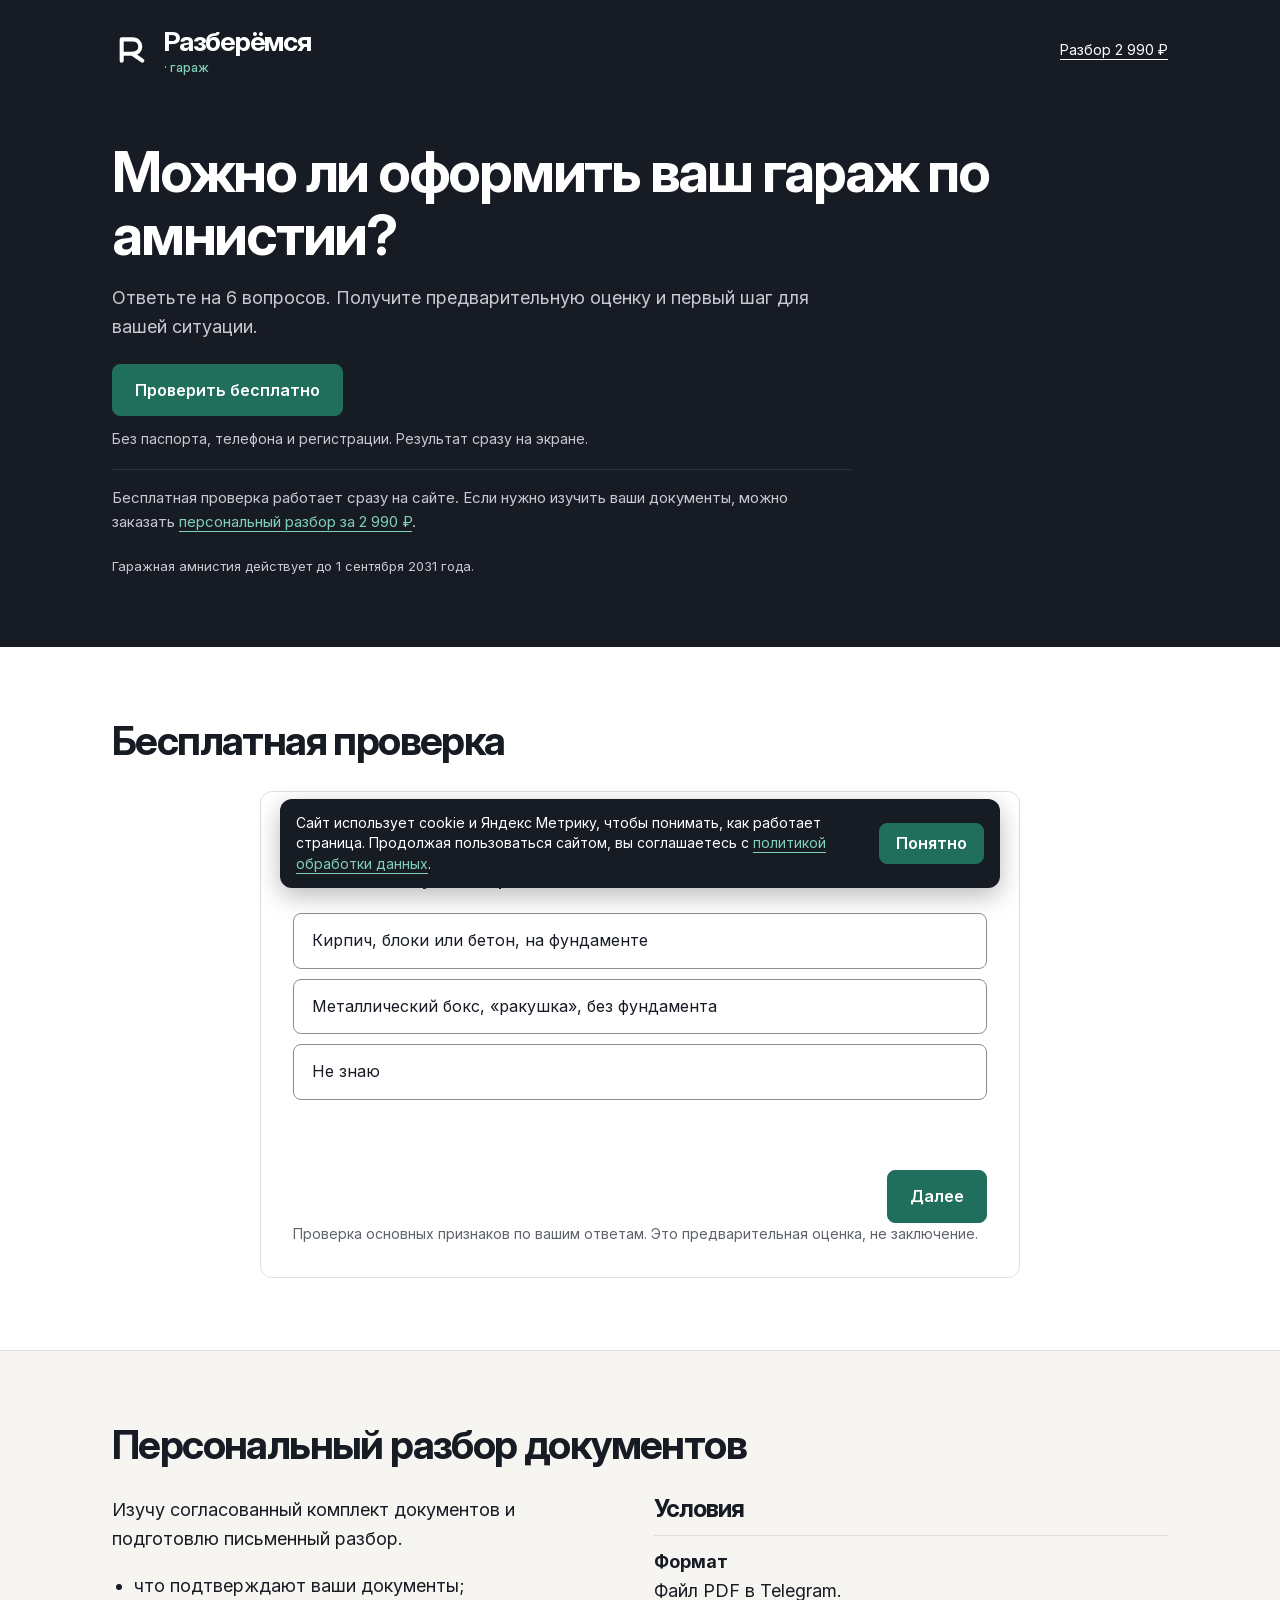
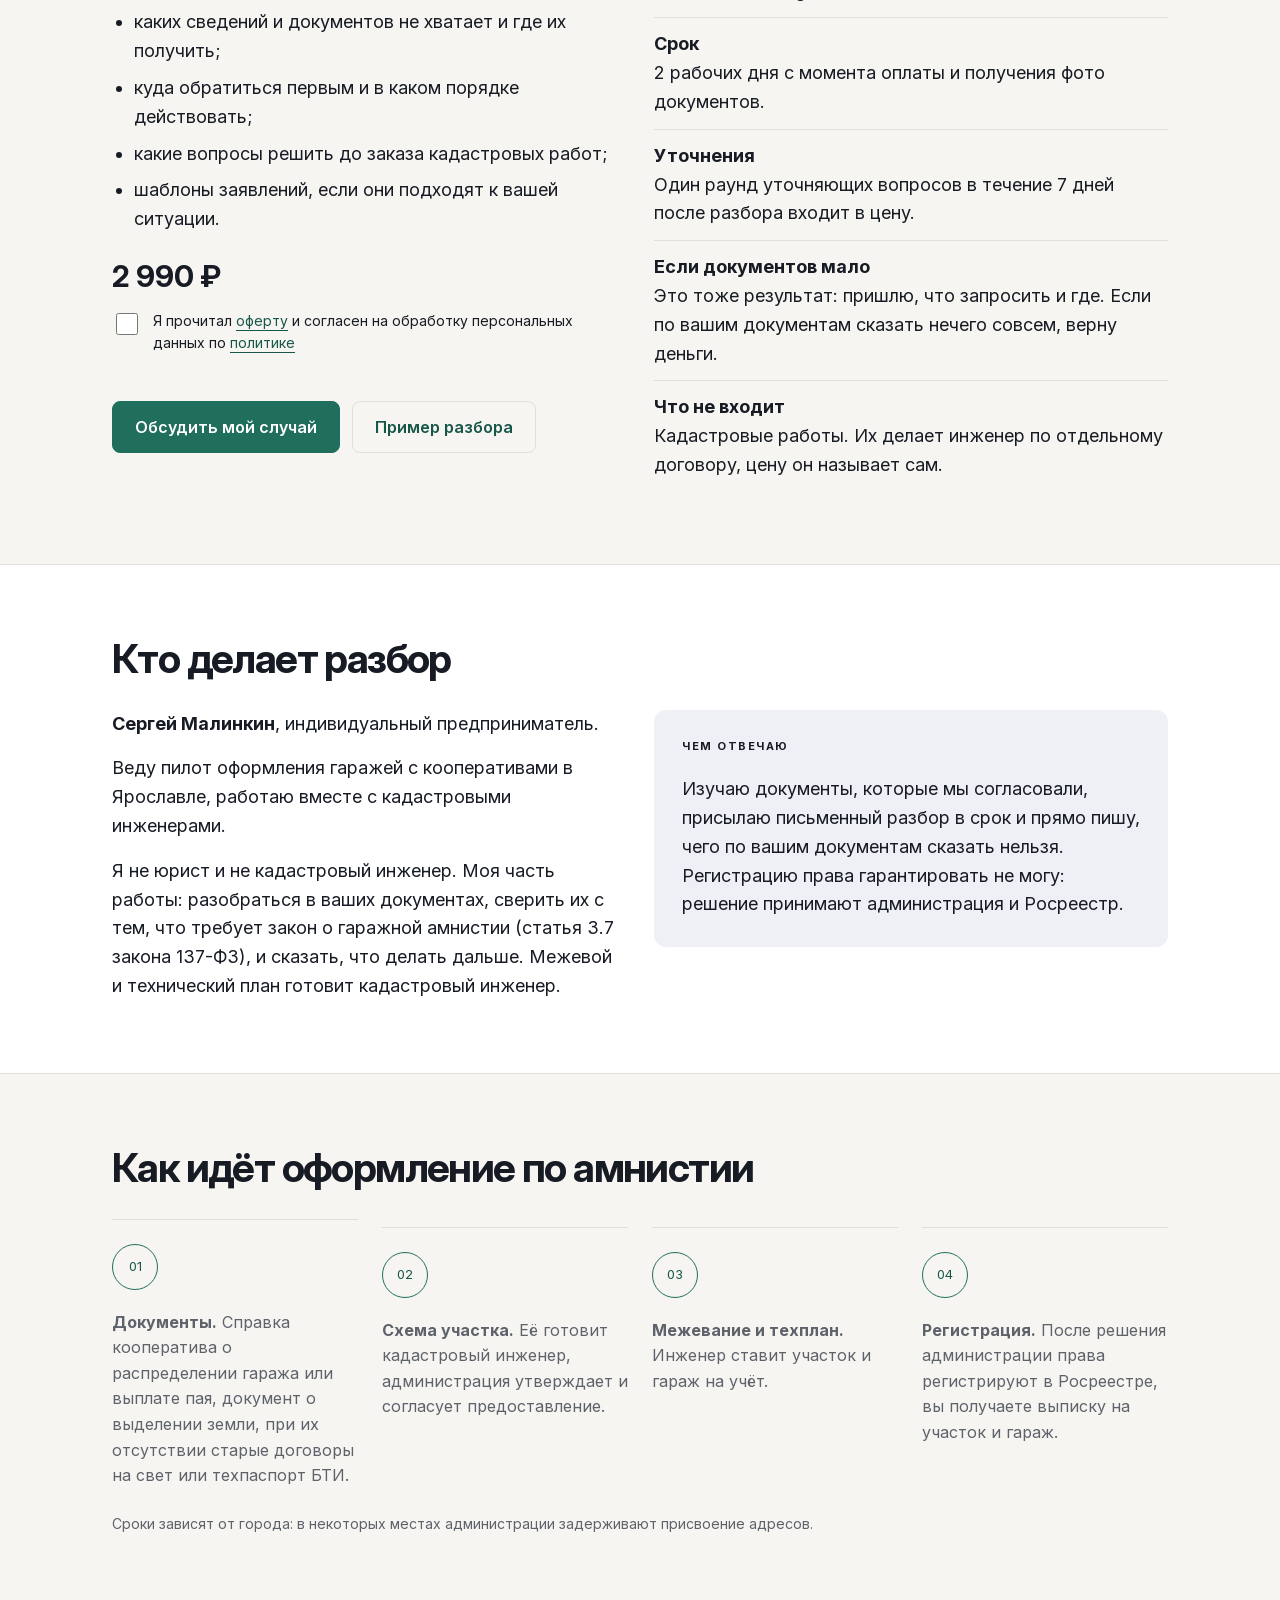
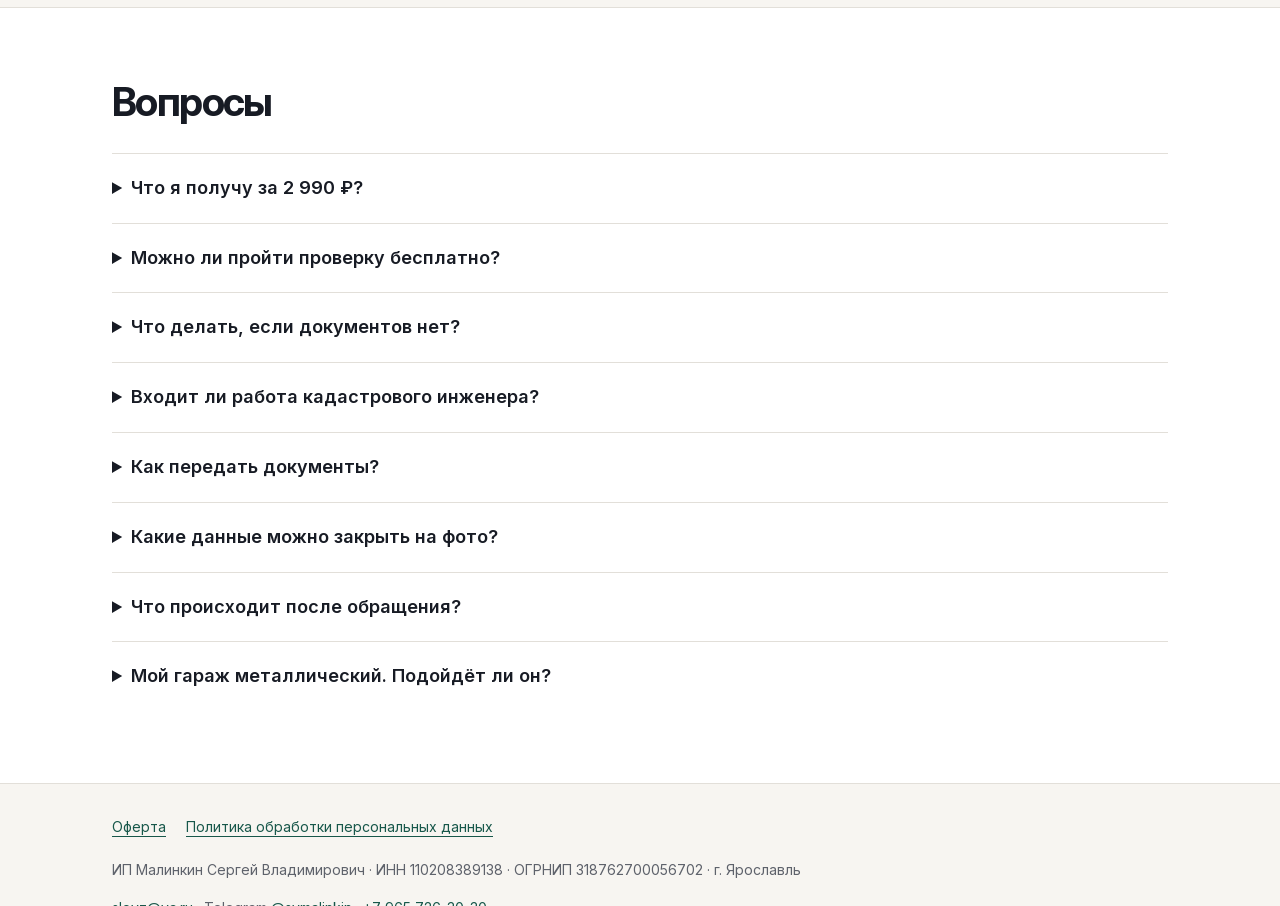
<file: index.html>
<!doctype html><html lang="ru"><head><meta charset="utf-8"><meta name="robots" content="noindex"><meta http-equiv="refresh" content="0; url=/garazh/"><title>Сергей Малинкин</title></head><body><a href="/garazh/">Перейти</a></body></html>
</file>
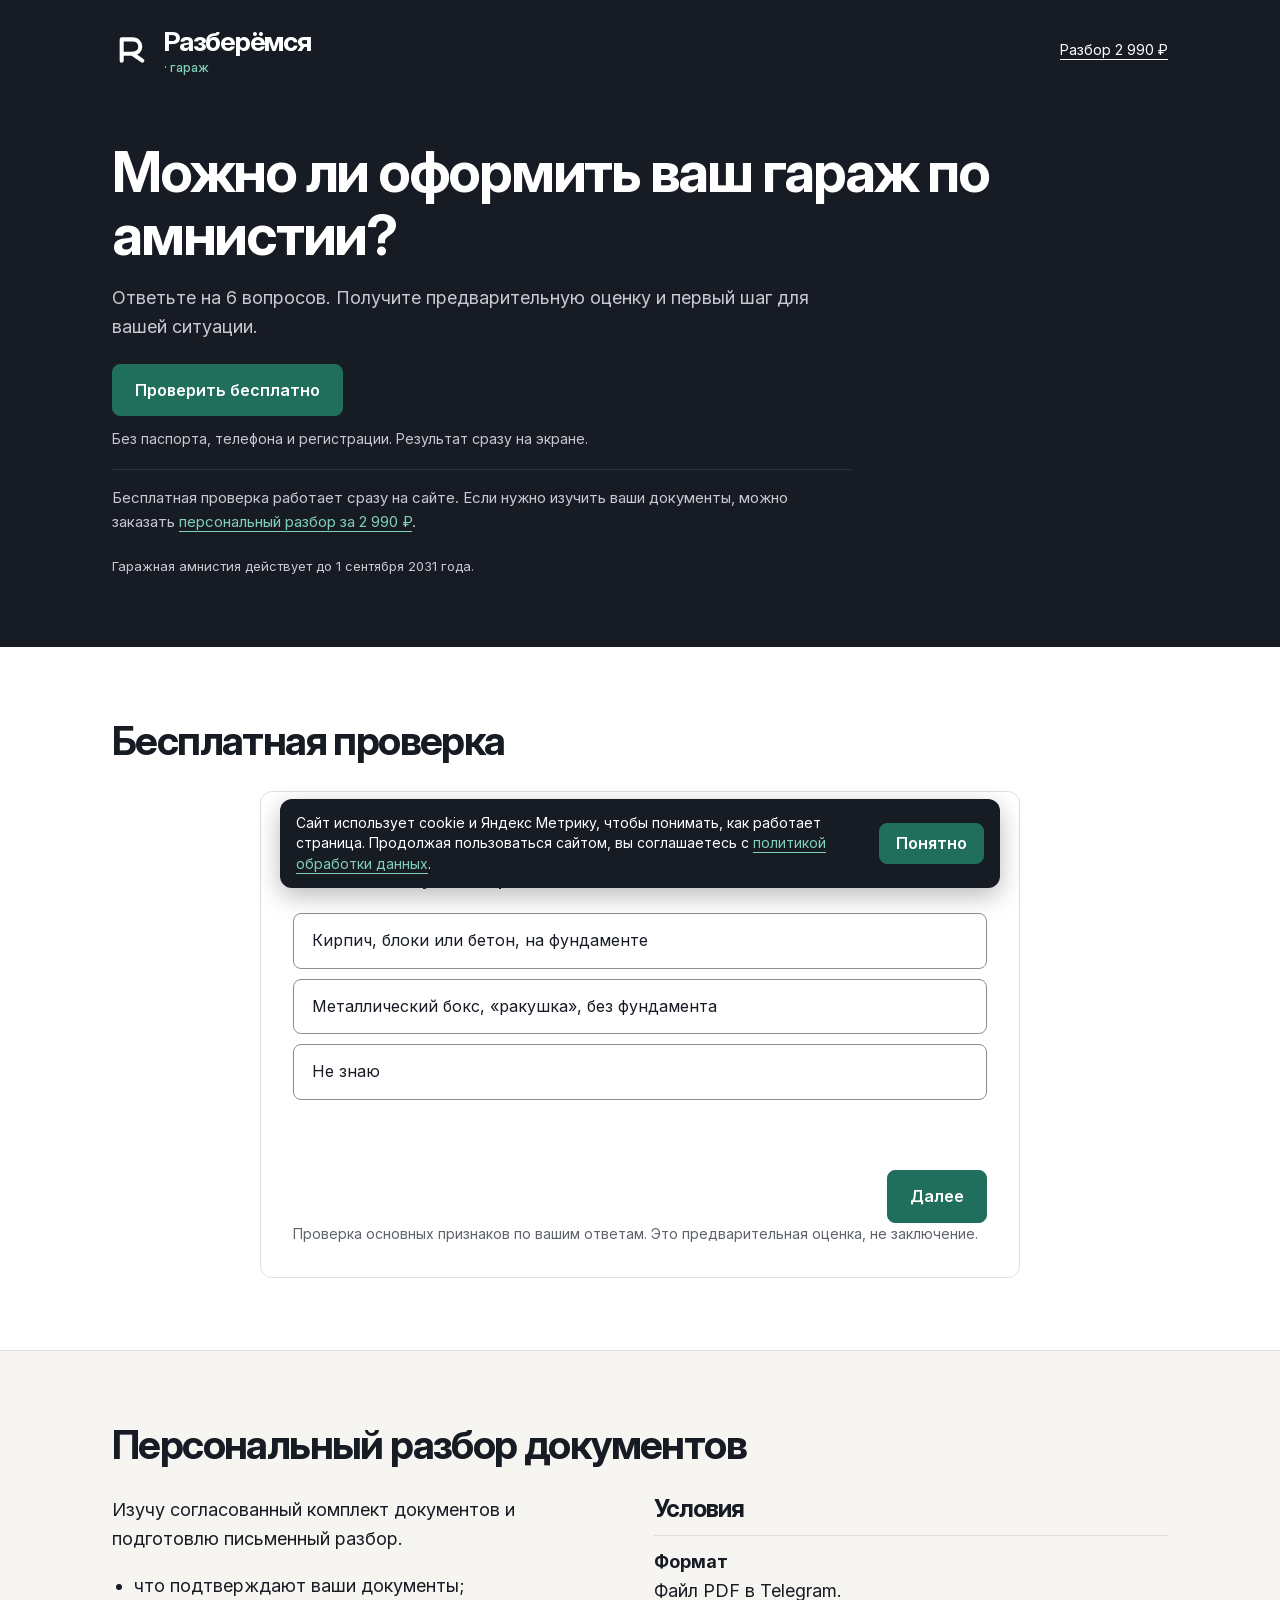
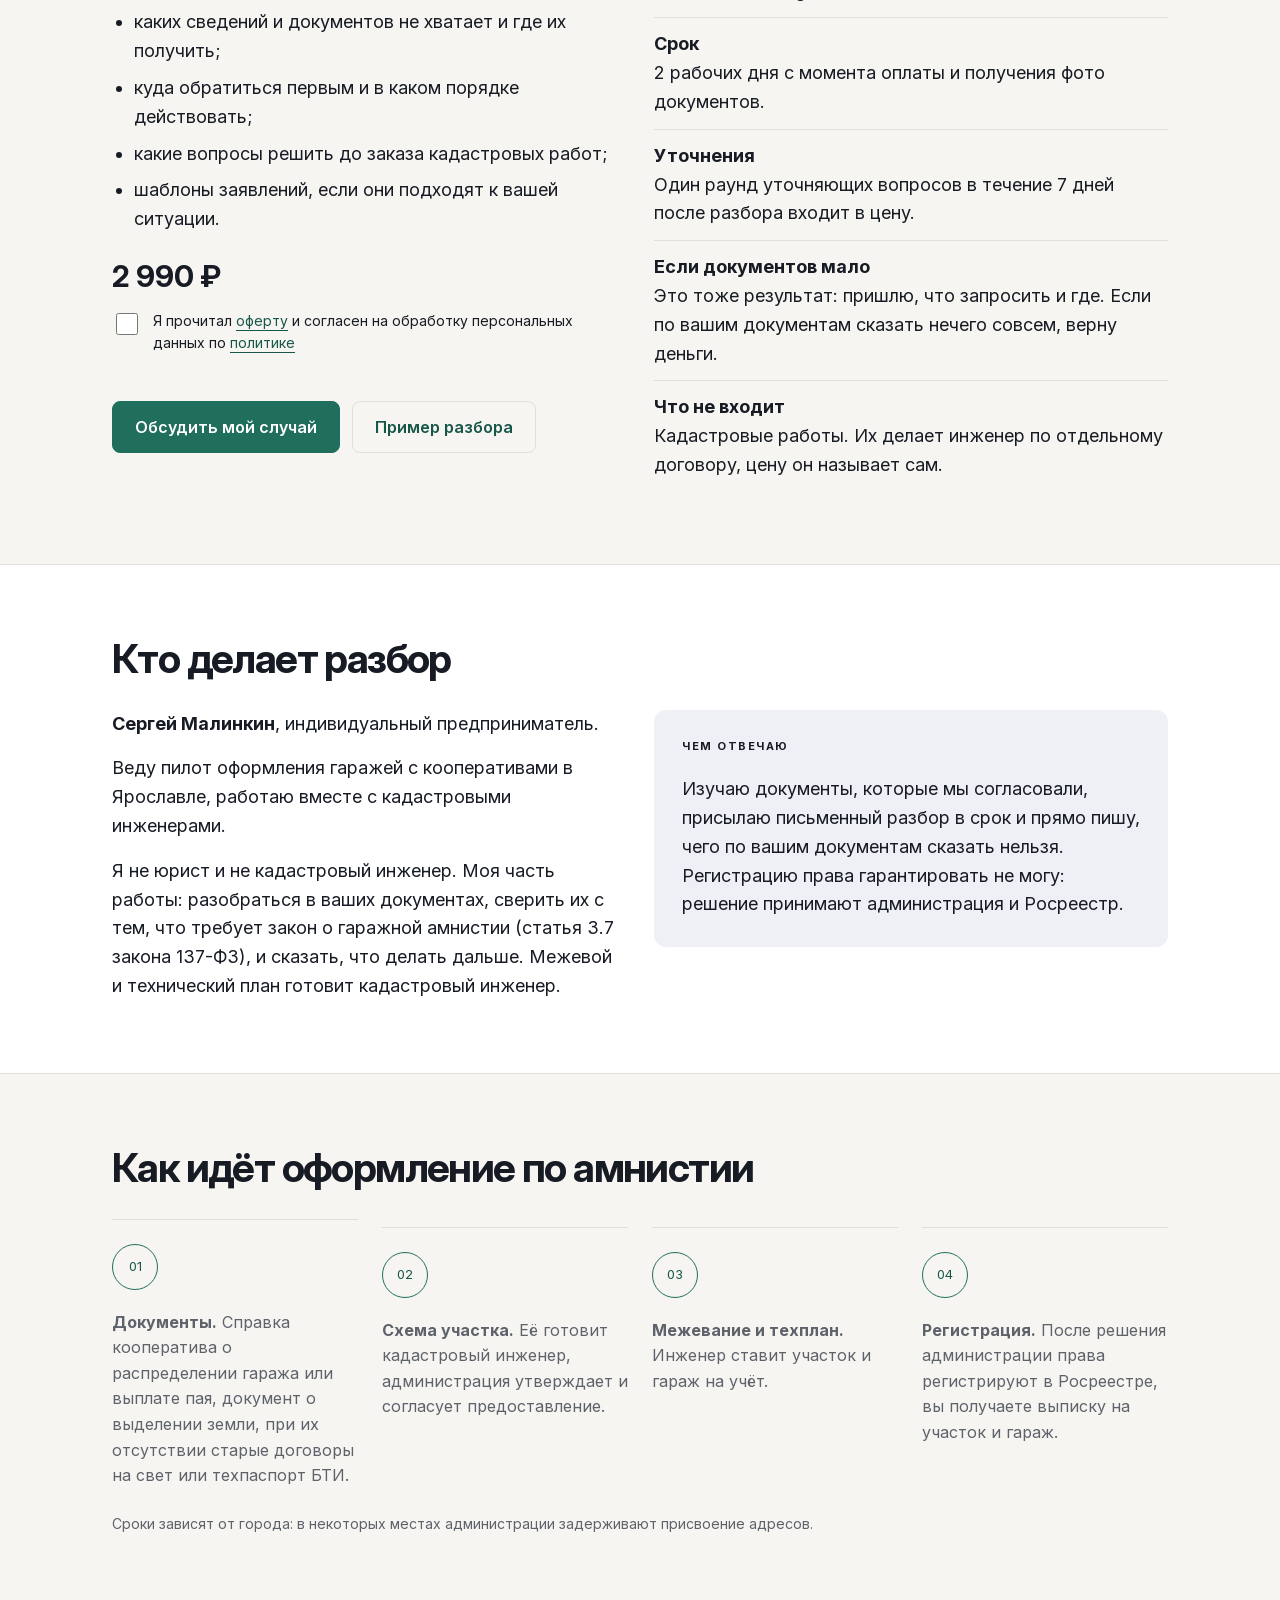
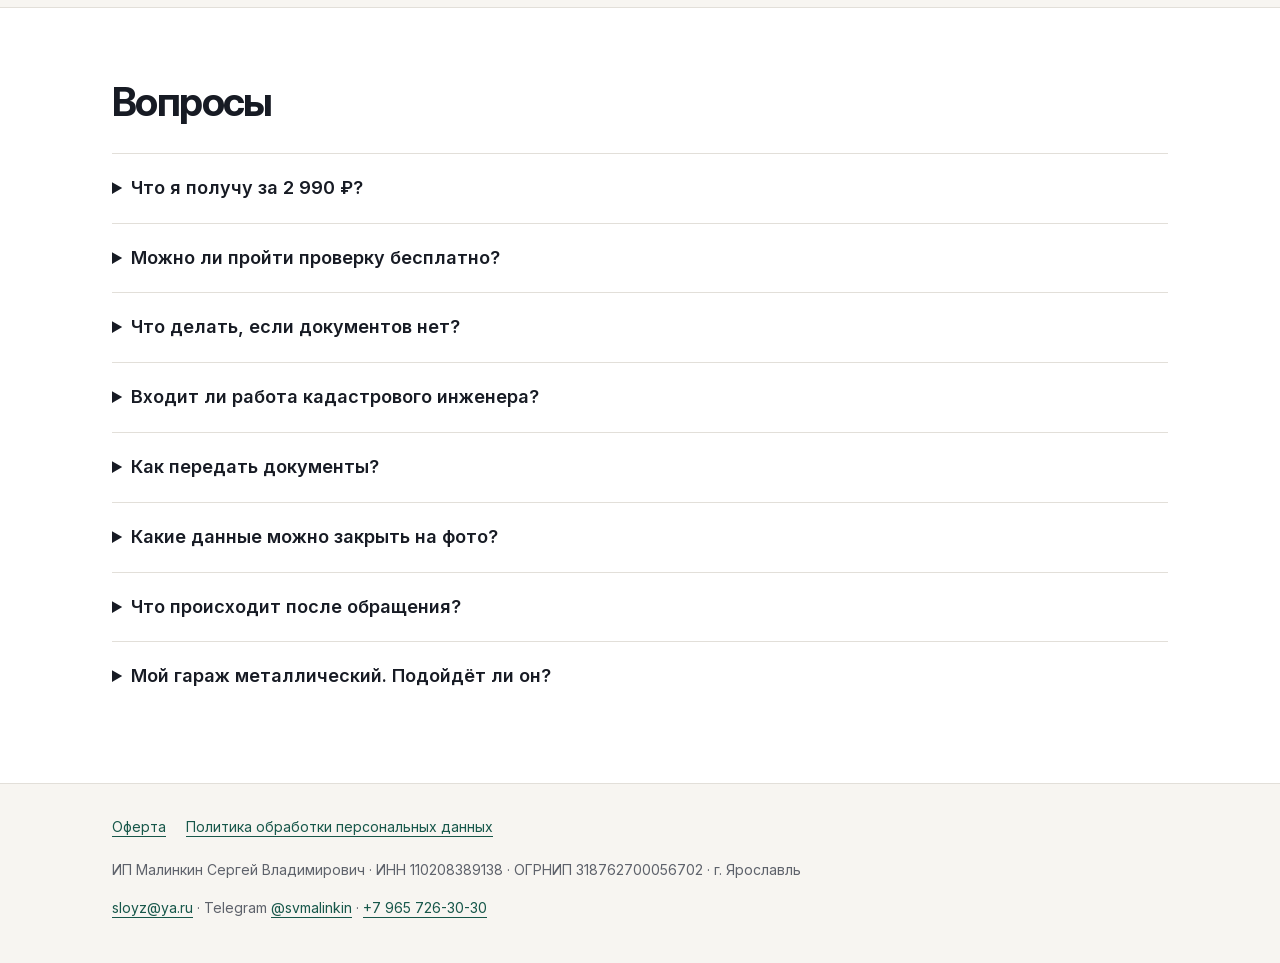
<file: garazh/index.html>
<!doctype html>
<html lang="ru" data-theme="garazh">
<head>
<meta charset="utf-8">
<meta name="viewport" content="width=device-width,initial-scale=1">
<meta name="robots" content="noindex">
<title>Разберёмся · гараж: можно ли оформить гараж по амнистии</title>
<meta name="description" content="Бесплатная проверка за 2 минуты: подходит ли ваш гараж под гаражную амнистию и с чего начать. Персональный разбор документов за 2 990 ₽.">
<link rel="icon" href="favicon.svg" type="image/svg+xml">
<link rel="stylesheet" href="tokens.css">
<link rel="stylesheet" href="components.css">
<style>
.hero{padding:40px 0 48px}
.hero h1{font-size:clamp(30px,5vw,56px)}
.hero p{margin:18px 0 22px}
.hero .note{margin-top:12px}
.paid{margin-top:20px;padding-top:16px;border-top:1px solid #2C3240;font-size:15px;color:var(--on-dark-muted);max-width:740px}
.paid a{color:var(--accent-on-dark)}
.small-line{font-size:13px;color:var(--on-dark-muted);margin-top:10px}
.quiz .qtitle{font-family:var(--font-display);font-size:var(--h3);line-height:1.2;letter-spacing:-.03em;margin:20px 0 0}
.quiz .qhint{font-size:15px;color:var(--muted);margin-top:8px}
.answer.multi{position:relative;padding-left:48px}
.answer.multi:before{content:"";position:absolute;left:16px;top:50%;width:18px;height:18px;margin-top:-9px;border:1.5px solid #8A8D94;border-radius:4px;background:#fff}
.answer.multi[aria-pressed=true]:before{background:var(--accent);border-color:var(--accent);box-shadow:inset 0 0 0 3px #fff}
.result h3{margin-top:4px}
.result h4{font-size:15px;margin:18px 0 6px;font-family:var(--font-display)}
.result ul{margin:0}
.result .first{background:#fff;border-left:3px solid var(--accent);border-radius:8px;padding:14px 16px;margin-top:6px}
.result .symbol{font-weight:700;font-size:13px;letter-spacing:.12em;text-transform:uppercase;color:var(--accent-dark)}
.offer .amount{margin:8px 0 18px}
.contacts{display:flex;flex-wrap:wrap;gap:12px;align-items:center}
.copybox{margin-top:14px;font-size:14px;color:var(--muted)}
.copybox textarea{width:100%;min-height:96px;margin-top:8px;border:1px solid var(--border);border-radius:8px;padding:10px;font:inherit;font-size:14px;color:var(--graphite);background:#fff}
.who{display:grid;grid-template-columns:repeat(2,minmax(0,1fr));gap:28px;align-items:start}
.terms{list-style:none;padding:0;margin:0}
.terms li{border-top:1px solid var(--border);padding:12px 0;margin:0}
.terms li strong{display:block}
.cookie{position:fixed;left:12px;right:12px;bottom:12px;z-index:20;max-width:720px;margin:auto;background:var(--graphite);color:#fff;border-radius:12px;padding:14px 16px;display:flex;gap:14px;align-items:center;font-size:14px;line-height:1.45;box-shadow:0 8px 24px #0004}.cookie a{color:var(--accent-on-dark)}.cookie .button{min-height:40px;padding:8px 16px;flex:none;width:auto}
@media(max-width:760px){.who{grid-template-columns:1fr}.hero{padding:28px 0 36px}}
</style>
</head>
<body>
<a class="skip" href="#main">К содержанию</a>
<header class="dark">
  <div class="wrap brandbar">
    <div class="logo"><svg class="mark" viewBox="-3.5 -1 64 64" aria-hidden="true"><path d="M12 48V14H29C46 14 46 37 29 37H12M29 37L45 48" fill="none" stroke="currentColor" stroke-width="6.5" stroke-linecap="round" stroke-linejoin="round"/></svg><div class="wordmark">Разберёмся<span class="theme-label">· гараж</span></div></div>
    <a href="#razbor" style="white-space:nowrap">Разбор 2 990 ₽</a>
  </div>
</header>

<main id="main">
<section class="hero dark" id="intro">
  <div class="wrap">
    <h1>Можно ли оформить ваш гараж по амнистии?</h1>
    <p>Ответьте на 6 вопросов. Получите предварительную оценку и первый шаг для вашей ситуации.</p>
    <a class="button" href="#quiz">Проверить бесплатно</a>
    <p class="note">Без паспорта, телефона и регистрации. Результат сразу на экране.</p>
    <p class="paid">Бесплатная проверка работает сразу на сайте. Если нужно изучить ваши документы, можно заказать <a href="#razbor">персональный разбор за 2 990 ₽</a>.</p>
    <p class="small-line">Гаражная амнистия действует до 1 сентября 2031 года.</p>
  </div>
</section>

<section class="section white" id="quiz">
  <div class="wrap">
    <h2>Бесплатная проверка</h2>
    <div class="quiz" id="quizbox">
      <div class="progress" aria-hidden="true"><span id="bar" style="width:0"></span></div>
      <p class="qtitle" id="qtext"></p>
      <p class="qhint" id="qhint" hidden></p>
      <div class="answers" id="qopts" role="group" aria-labelledby="qtext"></div>
      <p class="quizerror" id="qerr" aria-live="polite"></p>
      <div class="quiznav"><button type="button" class="plain" id="back">← Назад</button><button type="button" class="button" id="next">Далее</button></div>
      <p class="note">Проверка основных признаков по вашим ответам. Это предварительная оценка, не заключение.</p>
    </div>

    <div id="result" hidden>
      <div class="result" id="rbox">
        <span class="symbol" id="rtag"></span>
        <h3 id="rtitle"></h3>
        <h4>Что повлияло на оценку</h4>
        <ul id="rwhy"></ul>
        <div id="runk-wrap"><h4>Что пока неизвестно</h4><ul id="runk"></ul></div>
        <h4>Первый шаг</h4>
        <div class="first" id="rfirst"></div>
      </div>
      <div class="price recommended offer" id="offer" style="margin-top:16px">
        <div class="tag">Если нужна помощь с документами</div>
        <h3>Разберу ваши документы и составлю порядок действий</h3>
        <p>Пришлите фото того, что у вас есть. Вы получите письменный разбор: что подтверждают документы, чего не хватает, куда идти первым и что уточнить до заказа кадастровых работ.</p>
        <p class="amount">2 990 ₽</p>
        <label class="consent"><input type="checkbox" class="agree" id="agree1"><span>Я прочитал <a href="oferta.html" target="_blank">оферту</a> и согласен на обработку персональных данных по <a href="policy.html" target="_blank">политике</a></span></label><p class="quizerror" id="agreeerr1" aria-live="polite"></p>
        <div class="contacts"><a class="button" id="cta" href="https://t.me/svmalinkin" target="_blank" rel="noopener">Обсудить мой случай в Telegram</a><a class="button secondary" href="primer.html">Посмотреть пример разбора</a></div>
        <div class="copybox">Если Telegram не подставил текст, скопируйте его:
          <textarea id="msg" readonly aria-label="Текст сообщения с результатом проверки"></textarea>
          <button type="button" class="plain" id="copy">Скопировать текст</button>
        </div>
      </div>
      <p style="margin-top:12px"><button type="button" class="plain" id="again">Пройти проверку заново</button></p>
    </div>
  </div>
</section>

<section class="section" id="razbor">
  <div class="wrap">
    <h2>Персональный разбор документов</h2>
    <div class="who">
      <div>
        <p>Изучу согласованный комплект документов и подготовлю письменный разбор.</p>
        <ul>
          <li>что подтверждают ваши документы;</li>
          <li>каких сведений и документов не хватает и где их получить;</li>
          <li>куда обратиться первым и в каком порядке действовать;</li>
          <li>какие вопросы решить до заказа кадастровых работ;</li>
          <li>шаблоны заявлений, если они подходят к вашей ситуации.</li>
        </ul>
        <p class="amount" style="font-family:var(--font-display);font-size:30px;font-weight:700;margin-top:16px">2 990 ₽</p>
        <label class="consent"><input type="checkbox" class="agree" id="agree2"><span>Я прочитал <a href="oferta.html" target="_blank">оферту</a> и согласен на обработку персональных данных по <a href="policy.html" target="_blank">политике</a></span></label><p class="quizerror" id="agreeerr2" aria-live="polite"></p>
        <div class="contacts" style="margin-top:12px"><a class="button" id="cta2" href="https://t.me/svmalinkin" target="_blank" rel="noopener">Обсудить мой случай</a><a class="button secondary" href="primer.html">Пример разбора</a></div>
      </div>
      <div>
        <h3>Условия</h3>
        <ul class="terms">
          <li><strong>Формат</strong>Файл PDF в Telegram.</li>
          <li><strong>Срок</strong>2 рабочих дня с момента оплаты и получения фото документов.</li>
          <li><strong>Уточнения</strong>Один раунд уточняющих вопросов в течение 7 дней после разбора входит в цену.</li>
          <li><strong>Если документов мало</strong>Это тоже результат: пришлю, что запросить и где. Если по вашим документам сказать нечего совсем, верну деньги.</li>
          <li><strong>Что не входит</strong>Кадастровые работы. Их делает инженер по отдельному договору, цену он называет сам.</li>
        </ul>
      </div>
    </div>
  </div>
</section>

<section class="section white" id="kto">
  <div class="wrap">
    <h2>Кто делает разбор</h2>
    <div class="who">
      <div>
        <p><strong>Сергей Малинкин</strong>, индивидуальный предприниматель.</p>
        <p>Веду пилот оформления гаражей с кооперативами в Ярославле, работаю вместе с кадастровыми инженерами.</p>
        <p>Я не юрист и не кадастровый инженер. Моя часть работы: разобраться в ваших документах, сверить их с тем, что требует закон о гаражной амнистии (статья 3.7 закона 137-ФЗ), и сказать, что делать дальше. Межевой и технический план готовит кадастровый инженер.</p>
      </div>
      <div class="notice">
        <div class="eyebrow">Чем отвечаю</div>
        <p>Изучаю документы, которые мы согласовали, присылаю письменный разбор в срок и прямо пишу, чего по вашим документам сказать нельзя. Регистрацию права гарантировать не могу: решение принимают администрация и Росреестр.</p>
      </div>
    </div>
  </div>
</section>

<section class="section" id="kak">
  <div class="wrap">
    <h2>Как идёт оформление по амнистии</h2>
    <ol class="steps">
      <li><p><strong>Документы.</strong> Справка кооператива о распределении гаража или выплате пая, документ о выделении земли, при их отсутствии старые договоры на свет или техпаспорт БТИ.</p></li>
      <li><p><strong>Схема участка.</strong> Её готовит кадастровый инженер, администрация утверждает и согласует предоставление.</p></li>
      <li><p><strong>Межевание и техплан.</strong> Инженер ставит участок и гараж на учёт.</p></li>
      <li><p><strong>Регистрация.</strong> После решения администрации права регистрируют в Росреестре, вы получаете выписку на участок и гараж.</p></li>
    </ol>
    <p class="note" style="margin-top:24px">Сроки зависят от города: в некоторых местах администрации задерживают присвоение адресов.</p>
  </div>
</section>

<section class="section white" id="voprosy">
  <div class="wrap">
    <h2>Вопросы</h2>
    <details><summary>Что я получу за 2 990 ₽?</summary><p>Письменный разбор именно ваших документов: что они подтверждают, чего не хватает, куда идти первым, что уточнить до кадастровых работ, и шаблоны заявлений, если они применимы. <a href="primer.html">Вот пример</a> на вымышленной ситуации.</p></details>
    <details><summary>Можно ли пройти проверку бесплатно?</summary><p>Да. Проверка на этой странице бесплатная и показывает первый шаг. Разбор нужен, если хотите, чтобы кто-то посмотрел ваши документы.</p></details>
    <details><summary>Что делать, если документов нет?</summary><p>Начните с председателя кооператива: попросите справку о том, что гараж распределён вам или пай выплачен. Если кооператива уже нет, закон разрешает использовать договоры на свет или воду, заключённые до 2005 года, квитанции об оплате или техпаспорт БТИ, сделанный до 2013 года, где вы указаны владельцем.</p></details>
    <details><summary>Входит ли работа кадастрового инженера?</summary><p>Нет. Схему, межевой и технический план делает инженер по отдельному договору. В разборе подскажу, что спросить у инженера, чтобы не заплатить за лишнее.</p></details>
    <details><summary>Как передать документы?</summary><p>Фотографиями в Telegram. Достаточно, чтобы текст читался.</p></details>
    <details><summary>Какие данные можно закрыть на фото?</summary><p>Номер и серию паспорта, СНИЛС, телефоны и подписи. Оставьте видимыми ФИО, адрес или номер гаража, даты и названия документов.</p></details>
    <details><summary>Что происходит после обращения?</summary><p>Вы пишете в Telegram, мы договариваемся, какие документы смотрим. Потом оплата, вы присылаете фото, я присылаю разбор в оговорённый срок.</p></details>
    <details><summary>Мой гараж металлический. Подойдёт ли он?</summary><p>Амнистия касается только капитальных гаражей: на фундаменте, которые нельзя перенести без серьёзного ущерба. Металлический бокс без фундамента под неё не подходит.</p></details>
  </div>
</section>
</main>

<footer class="footer">
  <div class="wrap">
    <nav aria-label="Документы"><a href="oferta.html">Оферта</a><a href="policy.html">Политика обработки персональных данных</a></nav>
    <p>ИП Малинкин Сергей Владимирович · ИНН 110208389138 · ОГРНИП 318762700056702 · г. Ярославль</p>
    <p><a href="mailto:sloyz@ya.ru">sloyz@ya.ru</a> · Telegram <a href="https://t.me/svmalinkin">@svmalinkin</a> · <a href="tel:+79657263030">+7 965 726-30-30</a></p>
  </div>
</footer>
<div id="cookie" class="cookie" hidden><p>Сайт использует cookie и Яндекс Метрику, чтобы понимать, как работает страница. Продолжая пользоваться сайтом, вы соглашаетесь с <a href="policy.html">политикой обработки данных</a>.</p><button type="button" class="button" id="cookie-ok">Понятно</button></div>

<script>
(function(){
  var TG = 'svmalinkin';
  var METRIKA_ID = 113599025;
  var HELLO = 'Здравствуйте! Хочу разбор по гаражу. ';
  var AGREED = '';
  var LAST = null;

  var Q = [
    {id:'material', t:'Какой у вас гараж?', o:[
      ['cap','Кирпич, блоки или бетон, на фундаменте'],
      ['metal','Металлический бокс, «ракушка», без фундамента'],
      ['unk','Не знаю']]},
    {id:'year', t:'Когда построен гараж?', hint:'Под амнистию подходят гаражи, построенные до 30 декабря 2004 года.', o:[
      ['before','До 2005 года'],
      ['after','В 2005 году или позже'],
      ['unk','Не знаю']]},
    {id:'place', t:'Где стоит гараж?', o:[
      ['coop','В гаражном кооперативе (ГСК, ГК)'],
      ['single','Отдельно, не в кооперативе'],
      ['unk','Не знаю']]},
    {id:'owner', t:'Кому принадлежит земля под гаражами?', hint:'Аренда или пользование не делают землю собственностью кооператива.', o:[
      ['state','Городу или государству (кооперативу её дали в аренду или в пользование)'],
      ['coop','Кооперативу в собственности, есть свидетельство или выписка'],
      ['unk','Не знаю']]},
    {id:'docs', multi:true, t:'Какие документы у вас есть?', hint:'Можно выбрать несколько.', o:[
      ['share','Справка кооператива о распределении гаража или выплате пая'],
      ['book','Членская книжка'],
      ['land','Документ о выделении земли кооперативу или вам'],
      ['bti','Техпаспорт БТИ, где вы указаны владельцем'],
      ['util','Договор на свет или воду до 2005 года, квитанции'],
      ['other','Другие документы'],
      ['dunno','Есть бумаги, но не знаю, что это'],
      ['none','Документов нет']]},
    {id:'region', t:'В каком городе гараж?', text:true}
  ];

  var A = {docs:[]}, i = 0, started = false, busy = false;
  var $ = function(id){return document.getElementById(id)};
  function goal(n){ try{ if(METRIKA_ID && window.ym) ym(METRIKA_ID,'reachGoal',n); }catch(e){} }
  function begin(){ if(!started){ started = true; goal('quiz_start'); } }
  function label(q, v){ for(var k=0;k<q.o.length;k++) if(q.o[k][0]===v) return q.o[k][1]; return ''; }

  function render(){
    var q = Q[i];
    $('qerr').textContent = '';
    $('qtext').textContent = (i+1) + ' из ' + Q.length + '. ' + q.t;
    $('qhint').hidden = !q.hint; $('qhint').textContent = q.hint || '';
    $('bar').style.width = (i/Q.length*100)+'%';
    var box = $('qopts'); box.innerHTML = '';
    if(q.text){
      var lab = document.createElement('label'); lab.className = 'field';
      lab.appendChild(document.createTextNode('Город или район'));
      var inp = document.createElement('input');
      inp.type = 'text'; inp.id = 'region'; inp.placeholder = 'Например: Ярославль'; inp.autocomplete = 'off';
      inp.value = A.region || ''; lab.appendChild(inp); box.appendChild(lab);
    } else {
      q.o.forEach(function(o){
        var b = document.createElement('button');
        b.type = 'button'; b.className = 'answer' + (q.multi ? ' multi' : ''); b.textContent = o[1];
        var on = q.multi ? A.docs.indexOf(o[0])>=0 : A[q.id]===o[0];
        b.setAttribute('aria-pressed', on ? 'true' : 'false');
        b.onclick = function(){ begin(); $('qerr').textContent = ''; q.multi ? toggleDoc(o[0]) : pick(q, o[0]); };
        box.appendChild(b);
      });
    }
    $('back').style.visibility = i ? 'visible' : 'hidden';
    $('next').textContent = i===Q.length-1 ? 'Показать результат' : 'Далее';
  }

  function pick(q, v){
    A[q.id] = v; render();
    busy = true; setTimeout(function(){ busy = false; if(Q[i]===q) next(); }, 200);
  }
  function toggleDoc(v){
    var d = A.docs;
    if(v==='none'){ A.docs = d.indexOf('none')>=0 ? [] : ['none']; }
    else {
      d = d.filter(function(x){ return x!=='none'; });
      var k = d.indexOf(v); if(k>=0) d.splice(k,1); else d.push(v);
      A.docs = d;
    }
    render();
  }

  function next(){
    var q = Q[i];
    if(q.text){ A.region = ($('region').value||'').trim(); }
    else if(q.multi ? !A.docs.length : !A[q.id]){ $('qerr').textContent = 'Выберите вариант ответа'; return; }
    begin();
    if(i < Q.length-1){ i++; render(); } else { showResult(); }
  }

  function has(x){ return A.docs.indexOf(x)>=0; }

  function evaluate(){
    var why=[], unk=[], level='ok', title, first;
    var coopDoc = has('share') || has('book');
    var proofDoc = coopDoc || has('land') || has('bti') || has('util');

    if(A.material==='cap') why.push('Гараж из кирпича, блоков или бетона на фундаменте: это похоже на капитальный гараж. Окончательно это видно по техплану.');
    else if(A.material==='metal') why.push('Металлический бокс без фундамента не считается капитальным гаражом, а амнистия касается только капитальных.');
    else unk.push('Капитальный ли гараж: есть ли фундамент и можно ли его перенести без серьёзного ущерба.');

    if(A.year==='before') why.push('Гараж построен до 2005 года: это основное условие по времени.');
    else if(A.year==='after') why.push('Гараж построен в 2005 году или позже, а амнистия касается гаражей, построенных до 30 декабря 2004 года.');
    else unk.push('Год постройки. Его подтверждают техпаспорт БТИ, документы кооператива или старые договоры на свет.');

    if(A.place==='coop') why.push('Гараж в кооперативе: для этого случая в законе есть отдельный порядок.');
    else if(A.place==='single') why.push('Гараж стоит отдельно: нужен документ, что землю под него вам выделяли, или старые договоры на свет, техпаспорт.');
    else unk.push('Входит ли гараж в кооператив.');

    if(A.owner==='state') why.push('Земля городская или государственная: именно её по амнистии можно получить бесплатно.');
    else if(A.owner==='coop') why.push('Земля в собственности кооператива. Амнистия касается городской и государственной земли, поэтому здесь путь другой.');
    else unk.push('Кому принадлежит земля под гаражами и на каком праве ей пользуется кооператив.');

    if(has('none')) unk.push('Чем подтвердить, что гараж ваш и построен давно.');
    else if(proofDoc) why.push('Есть документы, которые закон принимает как подтверждение.');
    if(has('dunno') || has('other')) unk.push('Что за документы у вас на руках и подходят ли они.');

    if(A.material==='metal'){
      level='bad'; title='Под амнистию гараж, скорее всего, не подходит';
      first='Проверьте, нет ли у гаража фундамента. Если гараж действительно металлический и без фундамента, спросите в администрации, как оформить место под некапитальный гараж.';
    } else if(A.year==='after'){
      level='bad'; title='Под амнистию гараж, скорее всего, не подходит';
      first='Оформлять такой гараж придётся в общем порядке. Найдите документы о выделении земли под гараж и о разрешении на строительство: от них зависит, с чего начинать.';
    } else if(A.owner==='coop'){
      level='warn'; title='Похоже, вам нужна не амнистия, а оформление через кооператив';
      first='Попросите у председателя справку о полностью выплаченном пае и выписку из ЕГРН на землю кооператива. Со справкой о выплаченном пае право на гараж обычно регистрируют без амнистии.';
    } else if(A.material==='unk' || A.year==='unk' || A.owner==='unk' || A.place==='unk' || has('none') || !proofDoc){
      level='warn'; title='Нужно уточнить несколько вещей';
      if(A.owner==='unk') first='Спросите у председателя кооператива, какой документ о выделении земли у кооператива есть и кому принадлежит участок. Это определит весь дальнейший путь.';
      else if(A.year==='unk') first='Найдите техпаспорт БТИ или спросите у председателя, когда построен ваш ряд гаражей. Нужно подтверждение, что гараж построен до 2005 года.';
      else if(has('none') || !proofDoc) first = A.place==='single'
        ? 'Найдите старые договоры на свет или воду, квитанции или техпаспорт БТИ, где вы указаны владельцем. Закон принимает их, если нет документа о выделении земли.'
        : 'Попросите у председателя справку, что гараж распределён вам или пай выплачен. Если кооператива уже нет, ищите договоры на свет до 2005 года или техпаспорт БТИ.';
      else first='Убедитесь, что у гаража есть фундамент и его нельзя перенести без серьёзного ущерба. Это видно по техпаспорту или при осмотре.';
    } else {
      title='По основным признакам гараж подходит под амнистию';
      first = A.place==='coop'
        ? 'Попросите у председателя копию документа о выделении земли кооперативу и справку о распределении гаража вам или выплате пая. С ними можно идти к кадастровому инженеру за схемой участка.'
        : 'Соберите документ о выделении земли под гараж или старые договоры на свет, техпаспорт БТИ. С ними можно идти к кадастровому инженеру за схемой участка.';
    }
    return {level:level, title:title, why:why, unk:unk, first:first};
  }

  function summary(r){
    var parts = [label(Q[0],A.material), label(Q[1],A.year), label(Q[2],A.place), label(Q[3],A.owner)];
    var docs = A.docs.map(function(d){ return label(Q[4],d); }).join(', ');
    return HELLO + AGREED + 'Проверка: «' + r.title + '». Гараж: ' + parts.join('; ') + '. Документы: ' + docs + '. Город: ' + (A.region||'не указан') + '.';
  }

  function showResult(){
    var r = evaluate();
    $('rtag').textContent = {ok:'Предварительно подходит', warn:'Нужно уточнить', bad:'Скорее всего не подходит'}[r.level];
    $('rtitle').textContent = r.title;
    $('rbox').className = 'result' + (r.level==='warn' ? ' step' : (r.level==='bad' ? ' other' : ''));
    function fill(id, arr){ var ul = $(id); ul.innerHTML=''; arr.forEach(function(t){ var li=document.createElement('li'); li.textContent=t; ul.appendChild(li); }); }
    fill('rwhy', r.why); fill('runk', r.unk);
    $('runk-wrap').hidden = !r.unk.length;
    $('rfirst').textContent = r.first;
    LAST = r;
    var msg = summary(r);
    $('msg').value = msg;
    $('cta').href = 'https://t.me/'+TG+'?text='+encodeURIComponent(msg);
    $('quizbox').hidden = true; $('result').hidden = false;
    $('quiz').scrollIntoView({behavior:'smooth'});
    goal('quiz_done_'+r.level);
  }

  $('next').onclick = function(){ if(!busy) next(); };
  $('back').onclick = function(){ if(i>0){ i--; render(); } };
  $('again').onclick = function(){ i=0; A={docs:[]}; render(); $('result').hidden = true; $('quizbox').hidden = false; $('quiz').scrollIntoView(); };
  $('copy').onclick = function(){
    var t = $('msg'); t.select();
    var done = function(){ $('copy').textContent = 'Скопировано'; };
    if(navigator.clipboard) navigator.clipboard.writeText(t.value).then(done, function(){ document.execCommand('copy'); done(); });
    else { document.execCommand('copy'); done(); }
  };
  function links(){
    $('cta2').href = 'https://t.me/'+TG+'?text='+encodeURIComponent(HELLO + AGREED);
    if(LAST){ var m = summary(LAST); $('msg').value = m; $('cta').href = 'https://t.me/'+TG+'?text='+encodeURIComponent(m); }
  }
  function setAgree(on){
    var d = new Date(), p = function(n){ return (n<10?'0':'')+n; };
    AGREED = on ? 'С офертой ознакомлен(а), согласен(на) на обработку персональных данных по политике сайта (отметка на сайте ' + p(d.getDate())+'.'+p(d.getMonth()+1)+'.'+d.getFullYear()+' '+p(d.getHours())+':'+p(d.getMinutes()) + '). ' : '';
    Array.prototype.forEach.call(document.querySelectorAll('.agree'), function(c){ c.checked = on; });
    $('agreeerr1').textContent = ''; $('agreeerr2').textContent = '';
    links();
  }
  Array.prototype.forEach.call(document.querySelectorAll('.agree'), function(c){ c.addEventListener('change', function(){ setAgree(c.checked); if(c.checked) goal('consent'); }); });
  [['cta','agreeerr1'],['cta2','agreeerr2']].forEach(function(x){
    $(x[0]).addEventListener('click', function(ev){ if(!AGREED){ ev.preventDefault(); ev.stopImmediatePropagation(); $(x[1]).textContent = 'Отметьте согласие, чтобы перейти в Telegram'; } }, true);
  });
  links();
  Array.prototype.forEach.call(document.querySelectorAll('a[href^="https://t.me/"]'), function(a){ a.addEventListener('click', function(){ goal('cta_telegram'); }); });
  Array.prototype.forEach.call(document.querySelectorAll('a[href^="tel:"]'), function(a){ a.addEventListener('click', function(){ goal('cta_phone'); }); });
  try{ if(!localStorage.getItem('cookie_ok')) $('cookie').hidden=false; }catch(e){ $('cookie').hidden=false; }
  $('cookie-ok').onclick=function(){ $('cookie').hidden=true; try{ localStorage.setItem('cookie_ok','1'); }catch(e){} };
  render();

  if(METRIKA_ID){
    (function(m,e,t,r,i,k,a){m[i]=m[i]||function(){(m[i].a=m[i].a||[]).push(arguments)};m[i].l=1*new Date();k=e.createElement(t),a=e.getElementsByTagName(t)[0],k.async=1,k.src=r,a.parentNode.insertBefore(k,a)})(window,document,'script','https://mc.yandex.ru/metrika/tag.js?id='+METRIKA_ID,'ym');
    ym(METRIKA_ID,'init',{ssr:true,webvisor:true,clickmap:true,trackLinks:true,accurateTrackBounce:true,referrer:document.referrer,url:location.href});
  }
})();
</script>
<noscript><div><img src="https://mc.yandex.ru/watch/113599025" style="position:absolute;left:-9999px" alt=""></div></noscript>
</body>
</html>
</file>
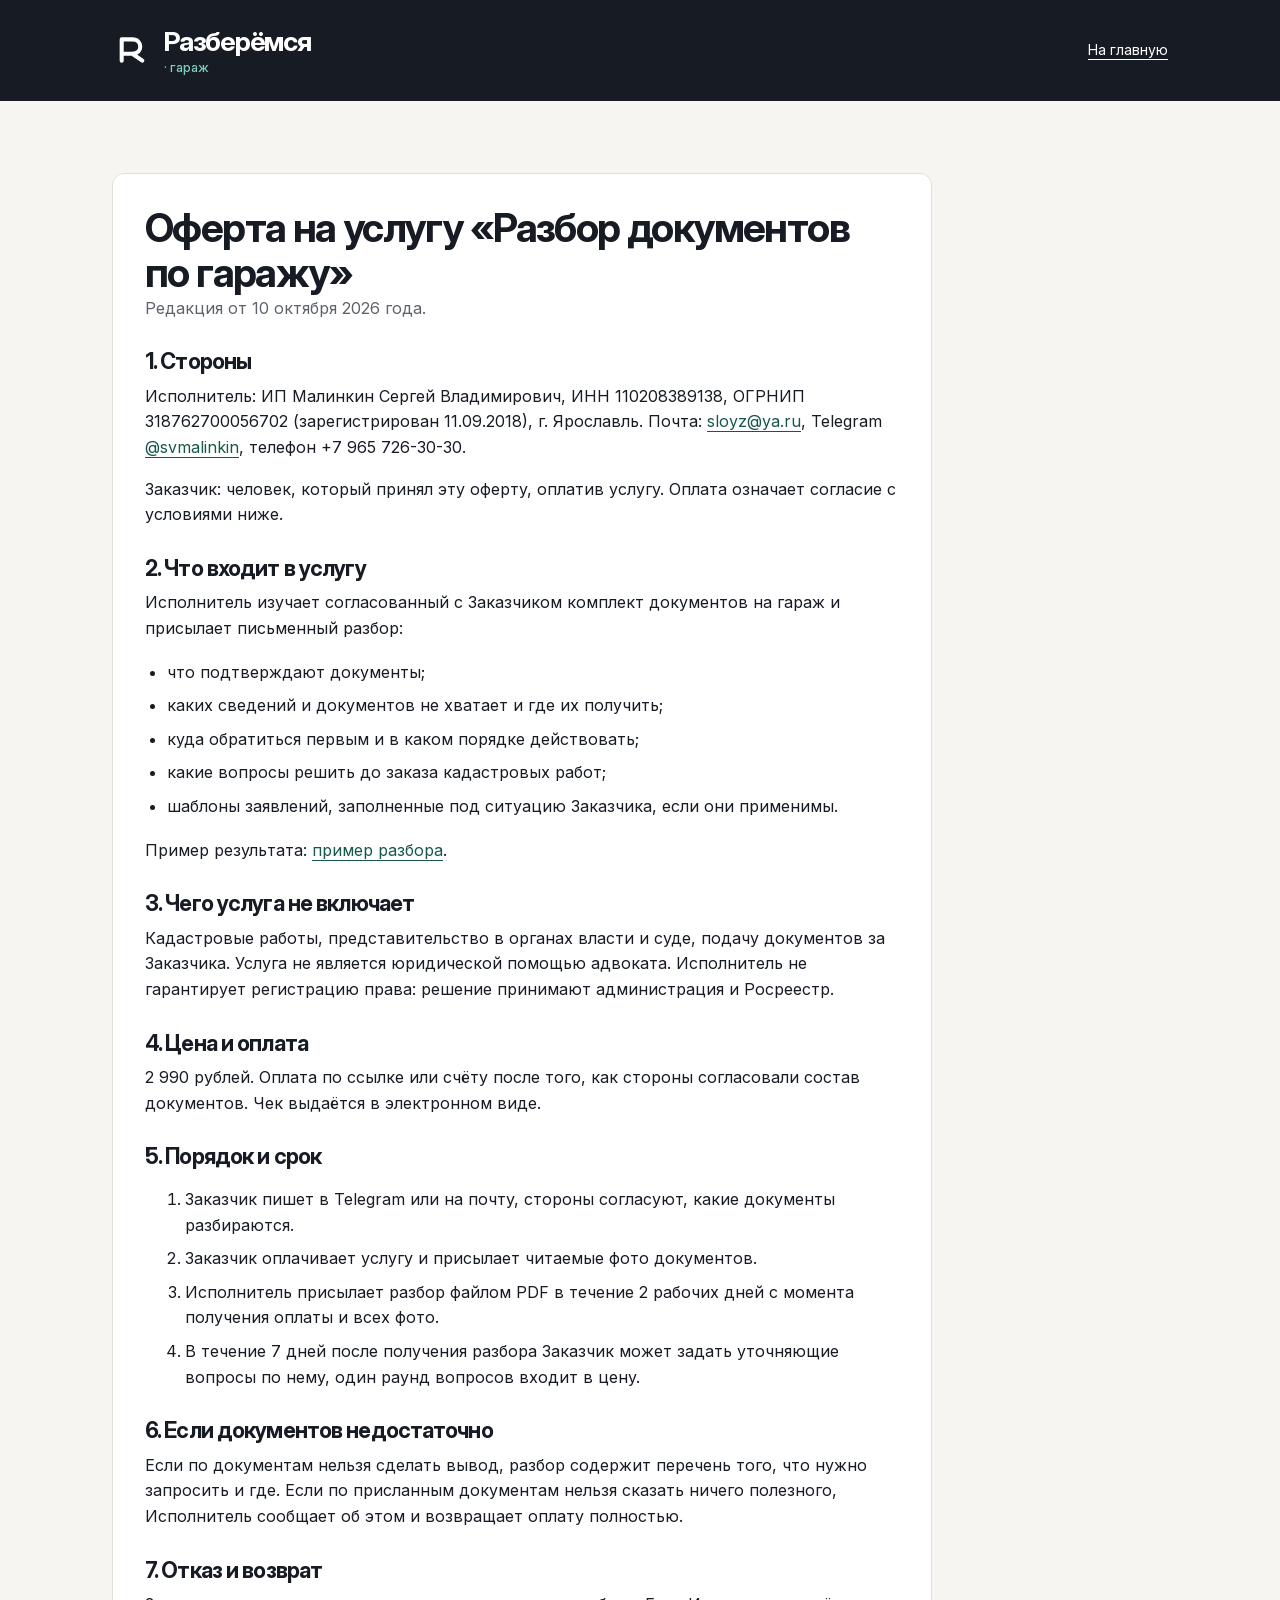
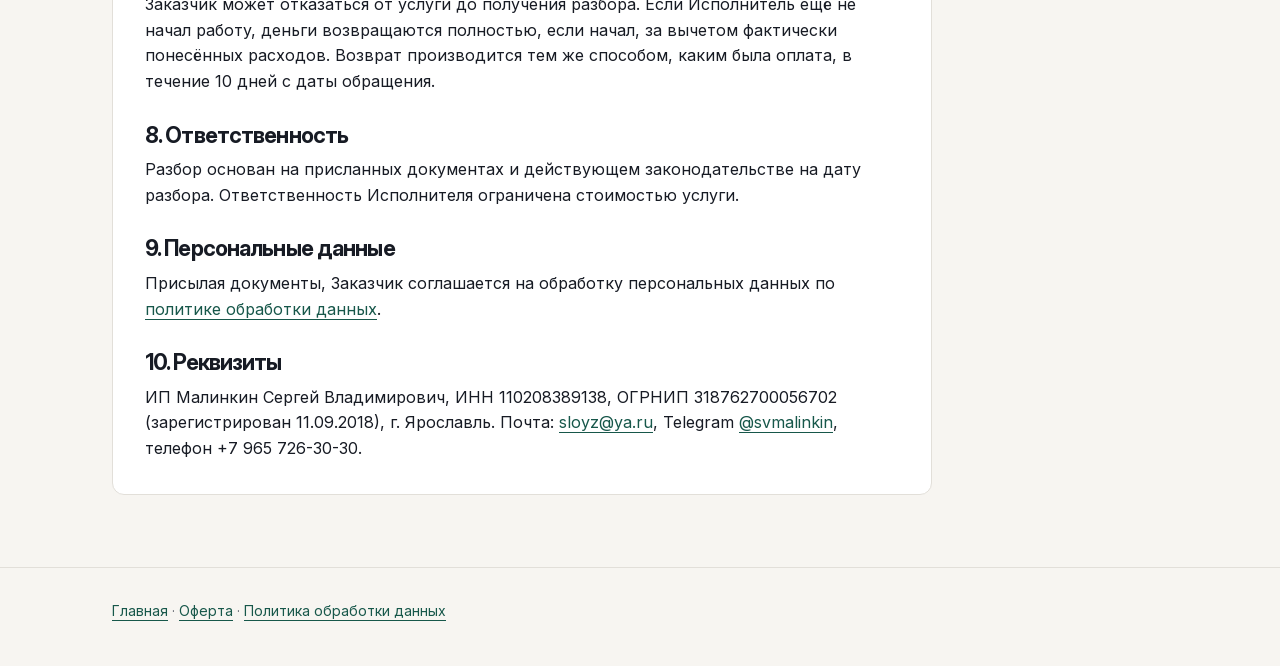
<file: garazh/oferta.html>
<!doctype html>
<html lang="ru" data-theme="garazh">
<head>
<meta charset="utf-8">
<meta name="viewport" content="width=device-width,initial-scale=1">
<meta name="robots" content="noindex">
<title>Оферта · Разберёмся · гараж</title>
<link rel="icon" href="favicon.svg" type="image/svg+xml">
<link rel="stylesheet" href="tokens.css">
<link rel="stylesheet" href="components.css">
<style>.doc{background:#fff;border:1px solid var(--border);border-radius:var(--radius);padding:32px;max-width:820px}.doc h2{font-size:22px;margin:28px 0 10px}.doc p,.doc li{font-size:16px}@media(max-width:760px){.doc{padding:20px 16px}}</style>
</head>
<body>
<header class="dark"><div class="wrap brandbar"><a class="logo" href="./"><svg class="mark" viewBox="-3.5 -1 64 64" aria-hidden="true"><path d="M12 48V14H29C46 14 46 37 29 37H12M29 37L45 48" fill="none" stroke="currentColor" stroke-width="6.5" stroke-linecap="round" stroke-linejoin="round"/></svg><div class="wordmark">Разберёмся<span class="theme-label">· гараж</span></div></a><a href="./">На главную</a></div></header>
<main class="section"><div class="wrap"><div class="doc">
<h1 style="font-size:clamp(28px,4vw,40px)">Оферта на услугу «Разбор документов по гаражу»</h1>
<p class="note">Редакция от 10 октября 2026 года.</p>
<h2>1. Стороны</h2>
<p>Исполнитель: ИП Малинкин Сергей Владимирович, ИНН 110208389138, ОГРНИП 318762700056702 (зарегистрирован 11.09.2018), г. Ярославль. Почта: <a href="mailto:sloyz@ya.ru">sloyz@ya.ru</a>, Telegram <a href="https://t.me/svmalinkin">@svmalinkin</a>, телефон +7 965 726-30-30.</p>
<p>Заказчик: человек, который принял эту оферту, оплатив услугу. Оплата означает согласие с условиями ниже.</p>
<h2>2. Что входит в услугу</h2>
<p>Исполнитель изучает согласованный с Заказчиком комплект документов на гараж и присылает письменный разбор:</p>
<ul>
<li>что подтверждают документы;</li>
<li>каких сведений и документов не хватает и где их получить;</li>
<li>куда обратиться первым и в каком порядке действовать;</li>
<li>какие вопросы решить до заказа кадастровых работ;</li>
<li>шаблоны заявлений, заполненные под ситуацию Заказчика, если они применимы.</li>
</ul>
<p>Пример результата: <a href="primer.html">пример разбора</a>.</p>
<h2>3. Чего услуга не включает</h2>
<p>Кадастровые работы, представительство в органах власти и суде, подачу документов за Заказчика. Услуга не является юридической помощью адвоката. Исполнитель не гарантирует регистрацию права: решение принимают администрация и Росреестр.</p>
<h2>4. Цена и оплата</h2>
<p>2 990 рублей. Оплата по ссылке или счёту после того, как стороны согласовали состав документов. Чек выдаётся в электронном виде.</p>
<h2>5. Порядок и срок</h2>
<ol>
<li>Заказчик пишет в Telegram или на почту, стороны согласуют, какие документы разбираются.</li>
<li>Заказчик оплачивает услугу и присылает читаемые фото документов.</li>
<li>Исполнитель присылает разбор файлом PDF в течение 2 рабочих дней с момента получения оплаты и всех фото.</li>
<li>В течение 7 дней после получения разбора Заказчик может задать уточняющие вопросы по нему, один раунд вопросов входит в цену.</li>
</ol>
<h2>6. Если документов недостаточно</h2>
<p>Если по документам нельзя сделать вывод, разбор содержит перечень того, что нужно запросить и где. Если по присланным документам нельзя сказать ничего полезного, Исполнитель сообщает об этом и возвращает оплату полностью.</p>
<h2>7. Отказ и возврат</h2>
<p>Заказчик может отказаться от услуги до получения разбора. Если Исполнитель ещё не начал работу, деньги возвращаются полностью, если начал, за вычетом фактически понесённых расходов. Возврат производится тем же способом, каким была оплата, в течение 10 дней с даты обращения.</p>
<h2>8. Ответственность</h2>
<p>Разбор основан на присланных документах и действующем законодательстве на дату разбора. Ответственность Исполнителя ограничена стоимостью услуги.</p>
<h2>9. Персональные данные</h2>
<p>Присылая документы, Заказчик соглашается на обработку персональных данных по <a href="policy.html">политике обработки данных</a>.</p>
<h2>10. Реквизиты</h2>
<p>ИП Малинкин Сергей Владимирович, ИНН 110208389138, ОГРНИП 318762700056702 (зарегистрирован 11.09.2018), г. Ярославль. Почта: <a href="mailto:sloyz@ya.ru">sloyz@ya.ru</a>, Telegram <a href="https://t.me/svmalinkin">@svmalinkin</a>, телефон +7 965 726-30-30.</p>
</div></div></main><footer class="footer"><div class="wrap"><p><a href="./">Главная</a> · <a href="oferta.html">Оферта</a> · <a href="policy.html">Политика обработки данных</a></p></div></footer></body></html>
</file>
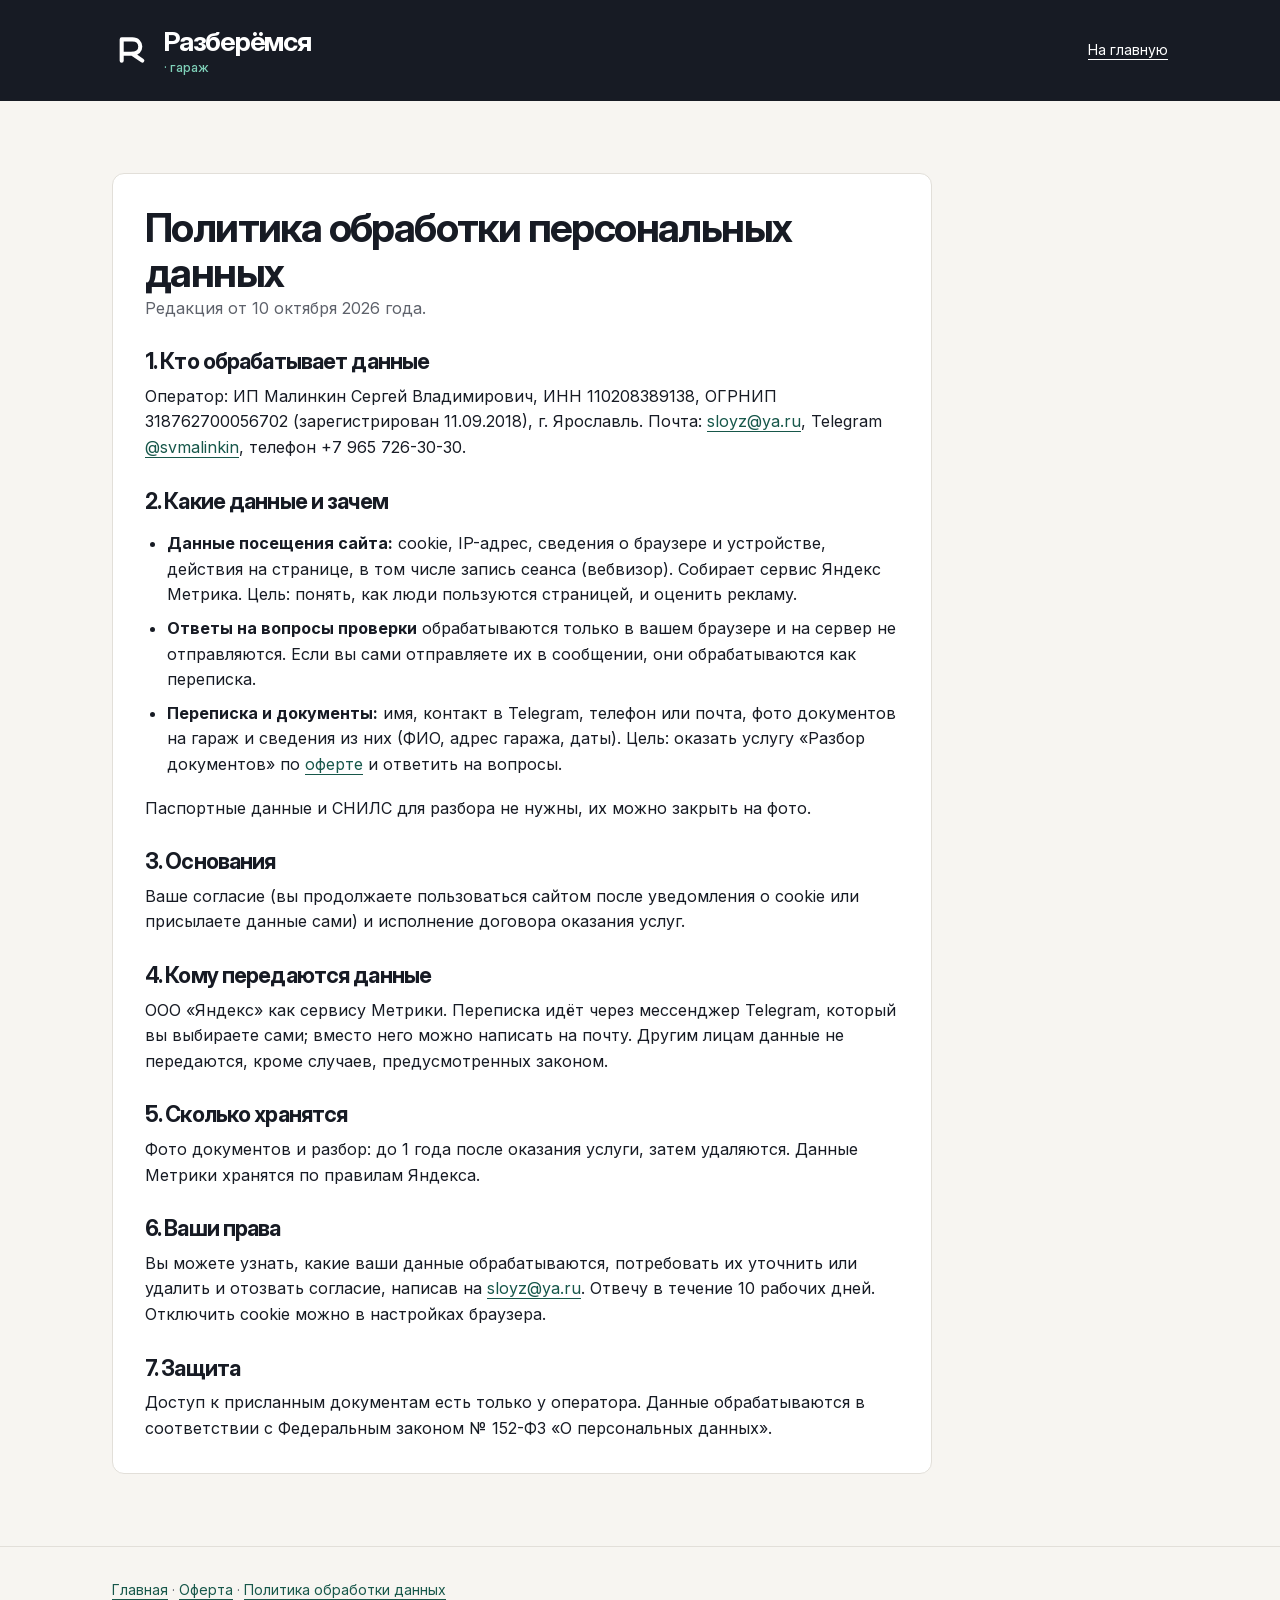
<file: garazh/policy.html>
<!doctype html>
<html lang="ru" data-theme="garazh">
<head>
<meta charset="utf-8">
<meta name="viewport" content="width=device-width,initial-scale=1">
<meta name="robots" content="noindex">
<title>Политика обработки персональных данных · Разберёмся · гараж</title>
<link rel="icon" href="favicon.svg" type="image/svg+xml">
<link rel="stylesheet" href="tokens.css">
<link rel="stylesheet" href="components.css">
<style>.doc{background:#fff;border:1px solid var(--border);border-radius:var(--radius);padding:32px;max-width:820px}.doc h2{font-size:22px;margin:28px 0 10px}.doc p,.doc li{font-size:16px}@media(max-width:760px){.doc{padding:20px 16px}}</style>
</head>
<body>
<header class="dark"><div class="wrap brandbar"><a class="logo" href="./"><svg class="mark" viewBox="-3.5 -1 64 64" aria-hidden="true"><path d="M12 48V14H29C46 14 46 37 29 37H12M29 37L45 48" fill="none" stroke="currentColor" stroke-width="6.5" stroke-linecap="round" stroke-linejoin="round"/></svg><div class="wordmark">Разберёмся<span class="theme-label">· гараж</span></div></a><a href="./">На главную</a></div></header>
<main class="section"><div class="wrap"><div class="doc">
<h1 style="font-size:clamp(28px,4vw,40px)">Политика обработки персональных данных</h1>
<p class="note">Редакция от 10 октября 2026 года.</p>
<h2>1. Кто обрабатывает данные</h2>
<p>Оператор: ИП Малинкин Сергей Владимирович, ИНН 110208389138, ОГРНИП 318762700056702 (зарегистрирован 11.09.2018), г. Ярославль. Почта: <a href="mailto:sloyz@ya.ru">sloyz@ya.ru</a>, Telegram <a href="https://t.me/svmalinkin">@svmalinkin</a>, телефон +7 965 726-30-30.</p>
<h2>2. Какие данные и зачем</h2>
<ul>
<li><strong>Данные посещения сайта:</strong> cookie, IP-адрес, сведения о браузере и устройстве, действия на странице, в том числе запись сеанса (вебвизор). Собирает сервис Яндекс Метрика. Цель: понять, как люди пользуются страницей, и оценить рекламу.</li>
<li><strong>Ответы на вопросы проверки</strong> обрабатываются только в вашем браузере и на сервер не отправляются. Если вы сами отправляете их в сообщении, они обрабатываются как переписка.</li>
<li><strong>Переписка и документы:</strong> имя, контакт в Telegram, телефон или почта, фото документов на гараж и сведения из них (ФИО, адрес гаража, даты). Цель: оказать услугу «Разбор документов» по <a href="oferta.html">оферте</a> и ответить на вопросы.</li>
</ul>
<p>Паспортные данные и СНИЛС для разбора не нужны, их можно закрыть на фото.</p>
<h2>3. Основания</h2>
<p>Ваше согласие (вы продолжаете пользоваться сайтом после уведомления о cookie или присылаете данные сами) и исполнение договора оказания услуг.</p>
<h2>4. Кому передаются данные</h2>
<p>ООО «Яндекс» как сервису Метрики. Переписка идёт через мессенджер Telegram, который вы выбираете сами; вместо него можно написать на почту. Другим лицам данные не передаются, кроме случаев, предусмотренных законом.</p>
<h2>5. Сколько хранятся</h2>
<p>Фото документов и разбор: до 1 года после оказания услуги, затем удаляются. Данные Метрики хранятся по правилам Яндекса.</p>
<h2>6. Ваши права</h2>
<p>Вы можете узнать, какие ваши данные обрабатываются, потребовать их уточнить или удалить и отозвать согласие, написав на <a href="mailto:sloyz@ya.ru">sloyz@ya.ru</a>. Отвечу в течение 10 рабочих дней. Отключить cookie можно в настройках браузера.</p>
<h2>7. Защита</h2>
<p>Доступ к присланным документам есть только у оператора. Данные обрабатываются в соответствии с Федеральным законом № 152-ФЗ «О персональных данных».</p>
</div></div></main><footer class="footer"><div class="wrap"><p><a href="./">Главная</a> · <a href="oferta.html">Оферта</a> · <a href="policy.html">Политика обработки данных</a></p></div></footer></body></html>
</file>
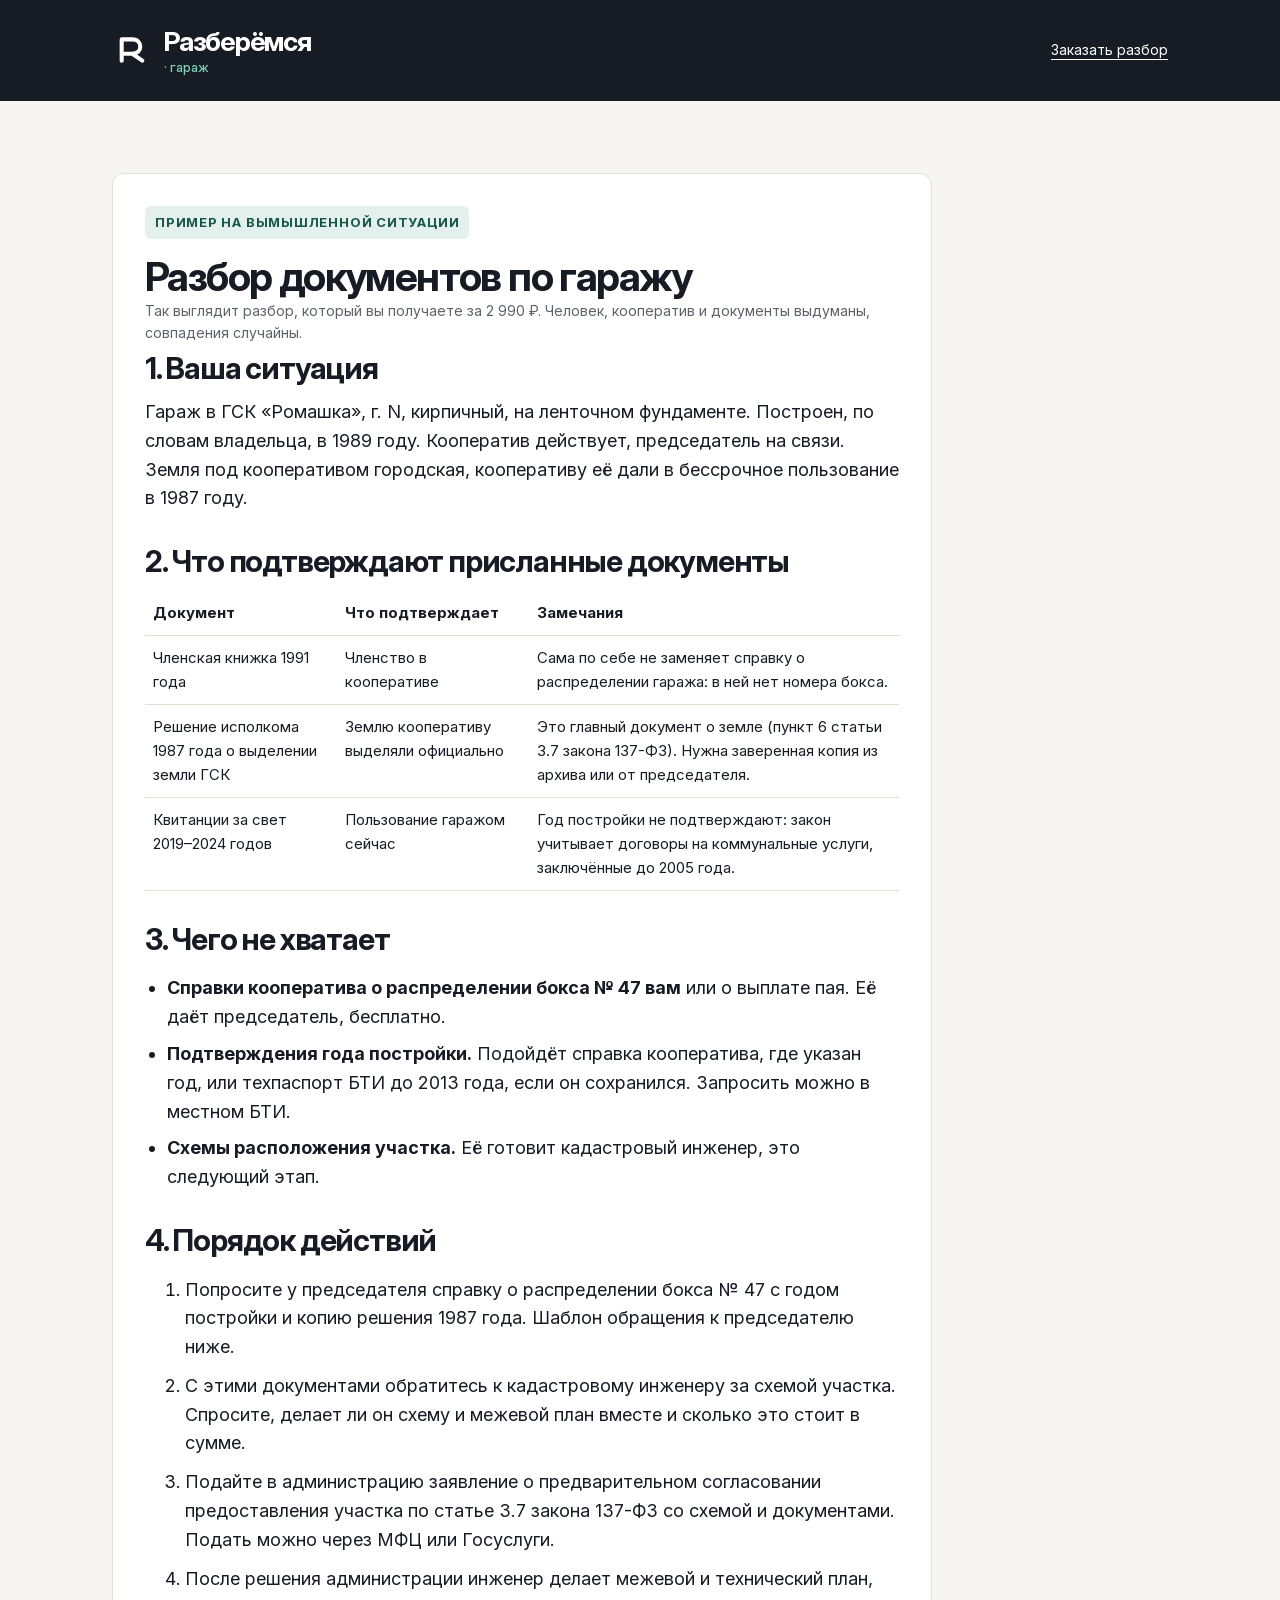
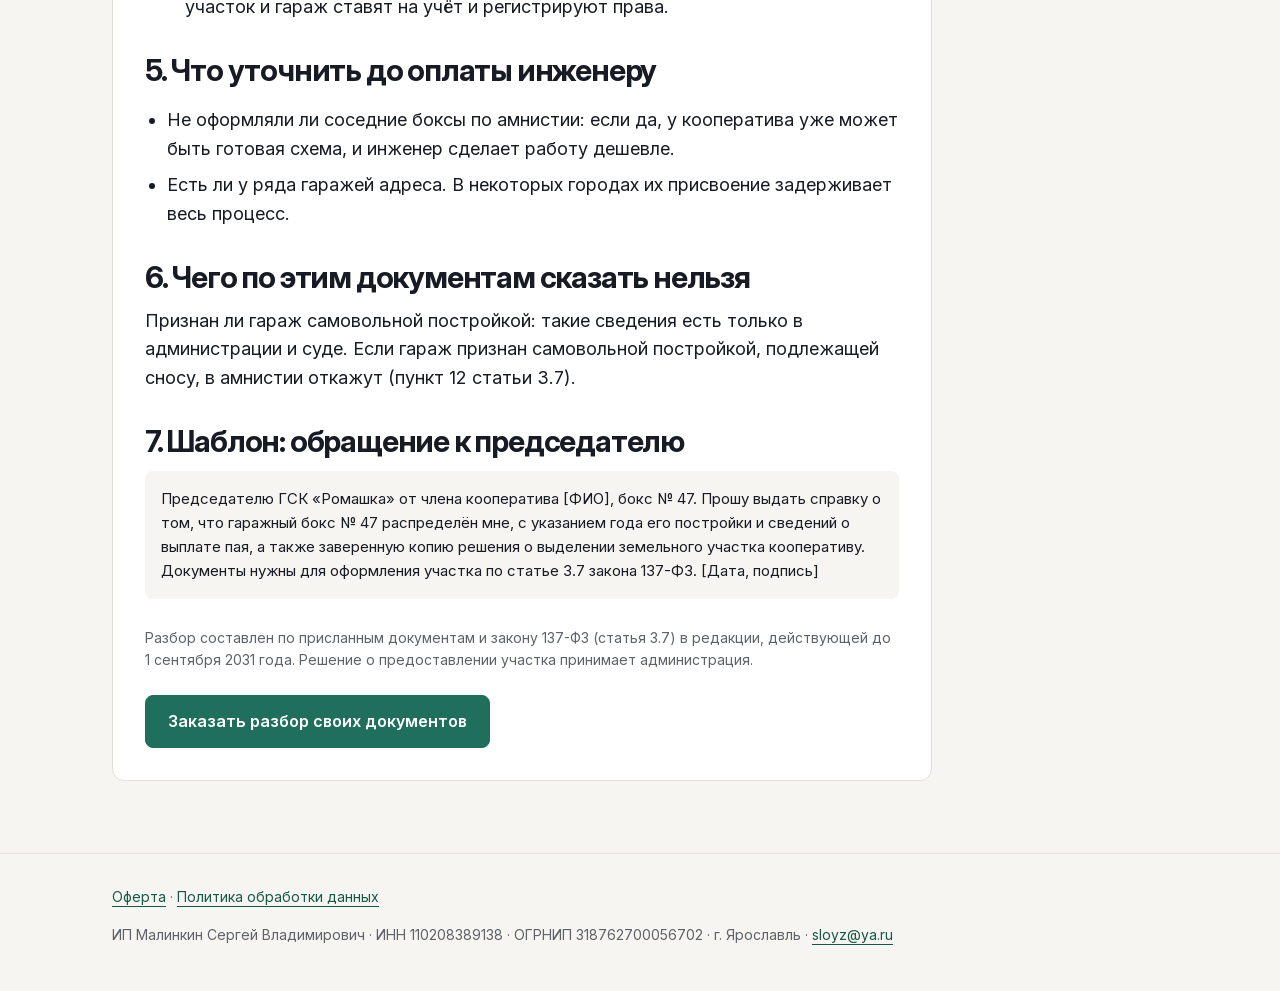
<file: garazh/primer.html>
<!doctype html>
<html lang="ru" data-theme="garazh">
<head>
<meta charset="utf-8">
<meta name="viewport" content="width=device-width,initial-scale=1">
<meta name="robots" content="noindex">
<title>Пример разбора · Разберёмся · гараж</title>
<link rel="icon" href="favicon.svg" type="image/svg+xml">
<link rel="stylesheet" href="tokens.css">
<link rel="stylesheet" href="components.css">
<style>
.doc{background:#fff;border:1px solid var(--border);border-radius:var(--radius);padding:32px;max-width:820px}
.doc h2{font-size:clamp(24px,3vw,30px);margin:32px 0 12px}
.doc h2:first-of-type{margin-top:8px}
.doc table{width:100%;border-collapse:collapse;font-size:15px}
.doc th,.doc td{text-align:left;vertical-align:top;padding:10px 8px;border-bottom:1px solid var(--border)}
.stamp{display:inline-block;background:var(--accent-soft);color:var(--accent-dark);font-weight:700;font-size:13px;letter-spacing:.06em;text-transform:uppercase;border-radius:6px;padding:6px 10px;margin-bottom:16px}
ol li+li{margin-top:10px}
@media(max-width:760px){.doc{padding:20px 16px}.doc table{font-size:14px}}
</style>
</head>
<body>
<header class="dark">
  <div class="wrap brandbar">
    <a class="logo" href="./"><svg class="mark" viewBox="-3.5 -1 64 64" aria-hidden="true"><path d="M12 48V14H29C46 14 46 37 29 37H12M29 37L45 48" fill="none" stroke="currentColor" stroke-width="6.5" stroke-linecap="round" stroke-linejoin="round"/></svg><div class="wordmark">Разберёмся<span class="theme-label">· гараж</span></div></a>
    <a href="./#razbor">Заказать разбор</a>
  </div>
</header>
<main class="section">
  <div class="wrap">
    <div class="doc">
      <span class="stamp">Пример на вымышленной ситуации</span>
      <h1 style="font-size:clamp(28px,4vw,40px)">Разбор документов по гаражу</h1>
      <p class="note">Так выглядит разбор, который вы получаете за 2 990 ₽. Человек, кооператив и документы выдуманы, совпадения случайны.</p>

      <h2>1. Ваша ситуация</h2>
      <p>Гараж в ГСК «Ромашка», г. N, кирпичный, на ленточном фундаменте. Построен, по словам владельца, в 1989 году. Кооператив действует, председатель на связи. Земля под кооперативом городская, кооперативу её дали в бессрочное пользование в 1987 году.</p>

      <h2>2. Что подтверждают присланные документы</h2>
      <div class="tablewrap"><table>
        <tr><th>Документ</th><th>Что подтверждает</th><th>Замечания</th></tr>
        <tr><td>Членская книжка 1991 года</td><td>Членство в кооперативе</td><td>Сама по себе не заменяет справку о распределении гаража: в ней нет номера бокса.</td></tr>
        <tr><td>Решение исполкома 1987 года о выделении земли ГСК</td><td>Землю кооперативу выделяли официально</td><td>Это главный документ о земле (пункт 6 статьи 3.7 закона 137-ФЗ). Нужна заверенная копия из архива или от председателя.</td></tr>
        <tr><td>Квитанции за свет 2019–2024 годов</td><td>Пользование гаражом сейчас</td><td>Год постройки не подтверждают: закон учитывает договоры на коммунальные услуги, заключённые до 2005 года.</td></tr>
      </table></div>

      <h2>3. Чего не хватает</h2>
      <ul>
        <li><strong>Справки кооператива о распределении бокса № 47 вам</strong> или о выплате пая. Её даёт председатель, бесплатно.</li>
        <li><strong>Подтверждения года постройки.</strong> Подойдёт справка кооператива, где указан год, или техпаспорт БТИ до 2013 года, если он сохранился. Запросить можно в местном БТИ.</li>
        <li><strong>Схемы расположения участка.</strong> Её готовит кадастровый инженер, это следующий этап.</li>
      </ul>

      <h2>4. Порядок действий</h2>
      <ol>
        <li>Попросите у председателя справку о распределении бокса № 47 с годом постройки и копию решения 1987 года. Шаблон обращения к председателю ниже.</li>
        <li>С этими документами обратитесь к кадастровому инженеру за схемой участка. Спросите, делает ли он схему и межевой план вместе и сколько это стоит в сумме.</li>
        <li>Подайте в администрацию заявление о предварительном согласовании предоставления участка по статье 3.7 закона 137-ФЗ со схемой и документами. Подать можно через МФЦ или Госуслуги.</li>
        <li>После решения администрации инженер делает межевой и технический план, участок и гараж ставят на учёт и регистрируют права.</li>
      </ol>

      <h2>5. Что уточнить до оплаты инженеру</h2>
      <ul>
        <li>Не оформляли ли соседние боксы по амнистии: если да, у кооператива уже может быть готовая схема, и инженер сделает работу дешевле.</li>
        <li>Есть ли у ряда гаражей адреса. В некоторых городах их присвоение задерживает весь процесс.</li>
      </ul>

      <h2>6. Чего по этим документам сказать нельзя</h2>
      <p>Признан ли гараж самовольной постройкой: такие сведения есть только в администрации и суде. Если гараж признан самовольной постройкой, подлежащей сносу, в амнистии откажут (пункт 12 статьи 3.7).</p>

      <h2>7. Шаблон: обращение к председателю</h2>
      <p style="background:var(--bg);padding:16px;border-radius:8px;font-size:15px">Председателю ГСК «Ромашка» от члена кооператива [ФИО], бокс № 47. Прошу выдать справку о том, что гаражный бокс № 47 распределён мне, с указанием года его постройки и сведений о выплате пая, а также заверенную копию решения о выделении земельного участка кооперативу. Документы нужны для оформления участка по статье 3.7 закона 137-ФЗ. [Дата, подпись]</p>

      <p class="note" style="margin-top:28px">Разбор составлен по присланным документам и закону 137-ФЗ (статья 3.7) в редакции, действующей до 1 сентября 2031 года. Решение о предоставлении участка принимает администрация.</p>
      <p style="margin-top:24px"><a class="button" href="./#razbor">Заказать разбор своих документов</a></p>
    </div>
  </div>
</main>
<footer class="footer"><div class="wrap"><p><a href="oferta.html">Оферта</a> · <a href="policy.html">Политика обработки данных</a></p><p>ИП Малинкин Сергей Владимирович · ИНН 110208389138 · ОГРНИП 318762700056702 · г. Ярославль · <a href="mailto:sloyz@ya.ru">sloyz@ya.ru</a></p></div></footer>
<script>
(function(m,e,t,r,i,k,a){m[i]=m[i]||function(){(m[i].a=m[i].a||[]).push(arguments)};m[i].l=1*new Date();k=e.createElement(t),a=e.getElementsByTagName(t)[0],k.async=1,k.src=r,a.parentNode.insertBefore(k,a)})(window,document,'script','https://mc.yandex.ru/metrika/tag.js?id=113599025','ym');
ym(113599025,'init',{ssr:true,webvisor:true,clickmap:true,trackLinks:true,accurateTrackBounce:true});
</script>
</body>
</html>
</file>
<file: garazh/tokens.css>
/* Знак R, зелёный акцент (как «долги») · 10.10.2026 */
:root{--graphite:#171B24;--graphite-deep:#0E1117;--bg:#F7F5F1;--surface:#FFFFFF;--border:#E2DFD9;--muted:#5E626B;--on-dark-muted:#C7CAD2;--accent:#1F6F5C;--accent-dark:#17574A;--accent-soft:#E4F0EC;--accent-on-dark:#7FD1B9;--error:#B42318;--info-soft:#EEF0F5;--result-fit:#EDF1F5;--result-step:#F4F0E8;--result-other:#EEEDF3;--radius:12px;--content:1120px;--space:8px;--font-body:Inter,Arial,sans-serif;--font-display:"Inter Display",Inter,Arial,sans-serif;--h1:clamp(34px,5.7vw,64px);--h2:clamp(28px,4vw,40px);--h3:clamp(20px,2.5vw,24px);--body:clamp(16px,1.5vw,18px);--small:14px}
[data-theme="garazh"]{--accent:#1F6F5C;--accent-dark:#17574A;--accent-soft:#E4F0EC;--accent-on-dark:#7FD1B9}
</file>
<file: garazh/components.css>
@font-face{font-family:Inter;src:url(fonts/Inter.woff2) format("woff2");font-weight:100 900;font-display:swap}@font-face{font-family:"Inter Display";src:url(fonts/InterDisplay.woff2) format("woff2");font-weight:100 900;font-display:swap}*{box-sizing:border-box}html{scroll-behavior:smooth}body{margin:0;background:var(--bg);color:var(--graphite);font-family:var(--font-body);font-size:var(--body);line-height:1.6}h1,h2,h3,p{margin:0}h1,h2,h3{font-family:var(--font-display);line-height:1.12;letter-spacing:-.04em}h1{font-size:var(--h1);font-weight:700;max-width:1000px}h2{font-size:var(--h2);margin-bottom:28px}h3{font-size:var(--h3);margin-bottom:12px}p+p{margin-top:16px}a{color:var(--accent-dark);text-underline-offset:4px}button,input{font:inherit}button{cursor:pointer}button,a,input,summary{touch-action:manipulation}button:focus-visible,a:focus-visible,input:focus-visible,summary:focus-visible{outline:3px solid #74551A;outline-offset:4px}.dark :focus-visible{outline-color:#FFD28A}.wrap{max-width:var(--content);margin:auto;padding:0 32px;min-width:0}.section{padding:72px 0;border-bottom:1px solid var(--border)}.white{background:var(--surface)}.dark{background:var(--graphite);color:white}.eyebrow{font-size:11px;font-weight:700;letter-spacing:.14em;text-transform:uppercase;margin-bottom:20px;color:var(--accent-dark)}.dark .eyebrow{color:var(--on-dark-muted)}.brandbar{display:flex;justify-content:space-between;align-items:center;gap:24px;padding-top:26px;padding-bottom:26px}.brandbar>a{font-size:14px;color:inherit}.logo{display:flex;gap:12px;align-items:center;color:inherit;text-decoration:none}.mark{width:40px;height:40px;flex:none;color:var(--graphite)}.dark .mark{color:#fff}.wordmark{font-family:var(--font-display);font-size:27px;line-height:1.15;letter-spacing:-.045em;font-weight:700}.theme-label{display:block;font-size:13px;letter-spacing:0;color:var(--accent-dark);font-weight:500;margin-top:3px}.dark .theme-label{color:var(--accent-on-dark)}.hero{padding:64px 0 80px}.hero p{max-width:740px;color:var(--on-dark-muted);margin:26px 0 28px}.button{display:inline-flex;justify-content:center;align-items:center;min-height:48px;padding:14px 22px;background:var(--accent);color:#fff;border:1px solid var(--accent);border-radius:8px;font-size:16px;font-weight:600;text-decoration:none;line-height:1.4;text-align:center}.button:hover{background:var(--accent-dark);border-color:var(--accent-dark)}.secondary{background:transparent;color:var(--accent-dark);border-color:var(--border)}.dark .secondary{color:white}.note{font-size:var(--small);color:var(--muted);line-height:1.6}.hero .note{margin:14px 0 0;color:var(--on-dark-muted)}.grid{display:grid;grid-template-columns:repeat(3,minmax(0,1fr));gap:28px}.item{border-top:1px solid var(--border);padding-top:24px}.icon{width:32px;height:32px;display:block;margin-bottom:18px}.steps{display:grid;grid-template-columns:repeat(4,minmax(0,1fr));gap:24px;list-style:none;padding:0;counter-reset:step}.steps li{border-top:1px solid var(--border);padding-top:24px;counter-increment:step}.steps li:before{content:counter(step,decimal-leading-zero);display:flex;align-items:center;justify-content:center;width:44px;height:44px;border:1px solid var(--accent);border-radius:50%;font-size:13px;color:var(--accent-dark);margin-bottom:20px}.steps p,.item p{font-size:16px;color:var(--muted)}.prices{display:grid;grid-template-columns:repeat(2,minmax(0,1fr));gap:16px;margin-bottom:24px}.price{background:white;border:1px solid var(--border);border-radius:var(--radius);padding:28px;display:flex;flex-direction:column}.price.recommended{border:2px solid var(--accent);padding:27px}.tag{font-size:12px;color:var(--accent-dark);margin-bottom:12px}.price p{font-size:16px;color:var(--muted);flex:1}.price .amount{font-family:var(--font-display);font-size:30px;font-weight:700;color:var(--graphite);margin-top:20px}.notice{padding:28px;background:var(--info-soft);border-radius:var(--radius)}.notice .eyebrow{color:var(--graphite)}ul{padding-left:22px}li+li{margin-top:8px}.timeline{list-style:none;padding:0;border-left:1px solid var(--border);margin-left:12px}.timeline li{position:relative;padding:0 0 28px 28px;margin:0}.timeline li:before{content:"";width:12px;height:12px;border-radius:50%;background:var(--accent);position:absolute;left:-6px;top:8px}.timeline strong,.timeline span{display:block}.timeline span{font-size:14px;color:var(--muted)}details{border-top:1px solid var(--border);padding:0}summary{padding:20px 0;font-weight:600;cursor:pointer;min-height:48px}details p{padding:0 0 24px;max-width:900px}.quiz{background:#fff;border:1px solid var(--border);border-radius:var(--radius);padding:32px;max-width:760px;margin:auto}.quiz h3{margin:24px 0 16px}.progress{height:4px;background:var(--border);margin-top:14px}.progress span{display:block;height:100%;background:var(--accent)}.answers{display:grid;gap:10px;margin:22px 0}.answer{min-height:48px;text-align:left;padding:14px 18px;border:1px solid #8A8D94;border-radius:8px;background:white;color:var(--graphite);font-size:16px}.answer[aria-pressed=true]{background:var(--accent-soft);border-color:var(--accent);box-shadow:inset 3px 0 var(--accent)}.quiznav{display:flex;flex-wrap:wrap;gap:12px;margin-top:24px;justify-content:space-between}.plain{border:0;background:transparent;color:var(--muted);padding:12px;min-height:48px}.field{display:block;margin:18px 0}.field input:not([type=checkbox]){display:block;width:100%;min-height:48px;border:1px solid #8A8D94;border-radius:7px;padding:12px;margin-top:8px;background:white;color:var(--graphite)}.consent{display:flex;gap:12px;align-items:flex-start;font-size:14px;min-height:48px;padding:10px 0}.consent input{width:22px;height:22px;flex:none;margin-top:3px;accent-color:var(--accent)}.quizerror{color:var(--error);font-size:14px;min-height:24px}.result{border-radius:var(--radius);padding:28px;background:var(--result-fit)}.result.step{background:var(--result-step)}.result.other{background:var(--result-other)}.result .symbol{font-size:26px;display:block;margin-bottom:12px}.result p{font-size:16px}.result .note{font-size:14px;margin-top:18px}.footer{padding:32px 0 44px;font-size:14px;color:var(--muted)}.footer nav{display:flex;gap:20px;flex-wrap:wrap;margin-bottom:20px}.skip{position:absolute;left:16px;top:-100px;background:white;padding:14px;z-index:10}.skip:focus{top:12px}.nav{display:flex;flex-wrap:wrap;gap:12px;margin:24px 0}.nav a{display:inline-flex;padding:12px;border:1px solid var(--border);border-radius:8px;min-height:48px}.document p{max-width:880px}.document table{width:100%;border-collapse:collapse;font-size:14px}.document th,.document td{text-align:left;vertical-align:top;padding:14px 10px;border-bottom:1px solid var(--border)}.tablewrap{overflow-x:auto}.logopreview{background:white;border:1px solid var(--border);border-radius:12px;padding:28px;min-width:0}.logopreview img{width:100%;max-width:350px;height:auto}.logopreview.dark{background:var(--graphite)}code{font-size:14px;overflow-wrap:anywhere}pre{background:#EEECE7;padding:20px;overflow:auto;font-size:13px}dialog{max-width:600px;width:calc(100% - 32px);border:1px solid var(--border);border-radius:12px;padding:28px;background:var(--bg);color:var(--graphite)}dialog::backdrop{background:#171B24B3}[hidden]{display:none!important}.tools{display:flex;gap:12px;flex-wrap:wrap;align-items:center}.tools button{min-height:48px}.assetlinks{display:flex;flex-wrap:wrap;gap:14px;font-size:14px}.bad-example{border:1px dashed var(--muted);padding:20px;border-radius:8px}.bad-example img{max-width:220px;width:100%;filter:grayscale(1)}@media(max-width:760px){.wrap{padding:0 16px}.section{padding:48px 0}.hero{padding:44px 0 56px}.brandbar{gap:12px}.brandbar>a{font-size:12px;text-align:right;max-width:100px}.wordmark{font-size:23px}.mark{width:34px;height:34px}.grid,.steps,.prices{grid-template-columns:1fr}.quiz{padding:24px 16px}.price,.notice,.result{padding:24px 20px}.button{width:100%}.quiznav .button{width:auto;flex:1}.steps li+li{margin-top:0}.document td,.document th{padding:10px 6px}.logopreview{padding:20px}}@media(prefers-reduced-motion:reduce){html{scroll-behavior:auto}*,*:before,*:after{animation:none!important;transition:none!important}}
</file>
